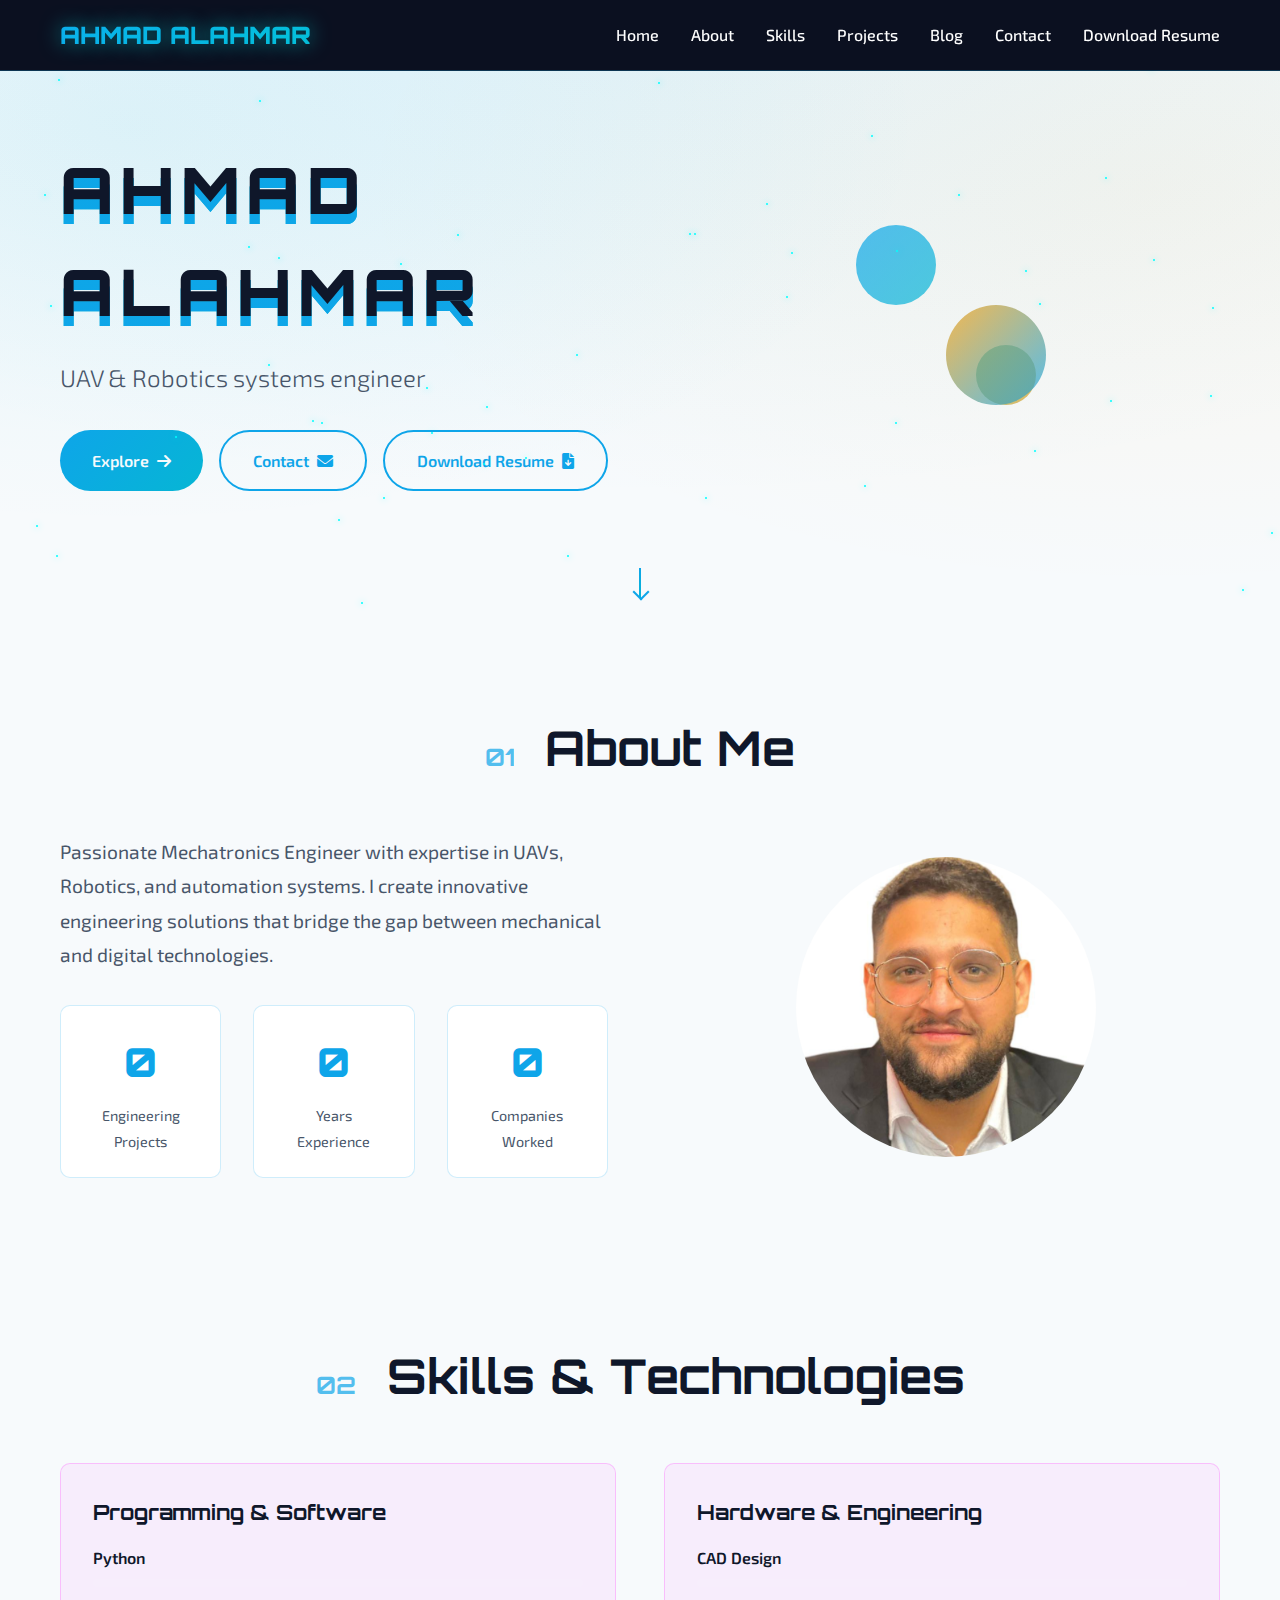
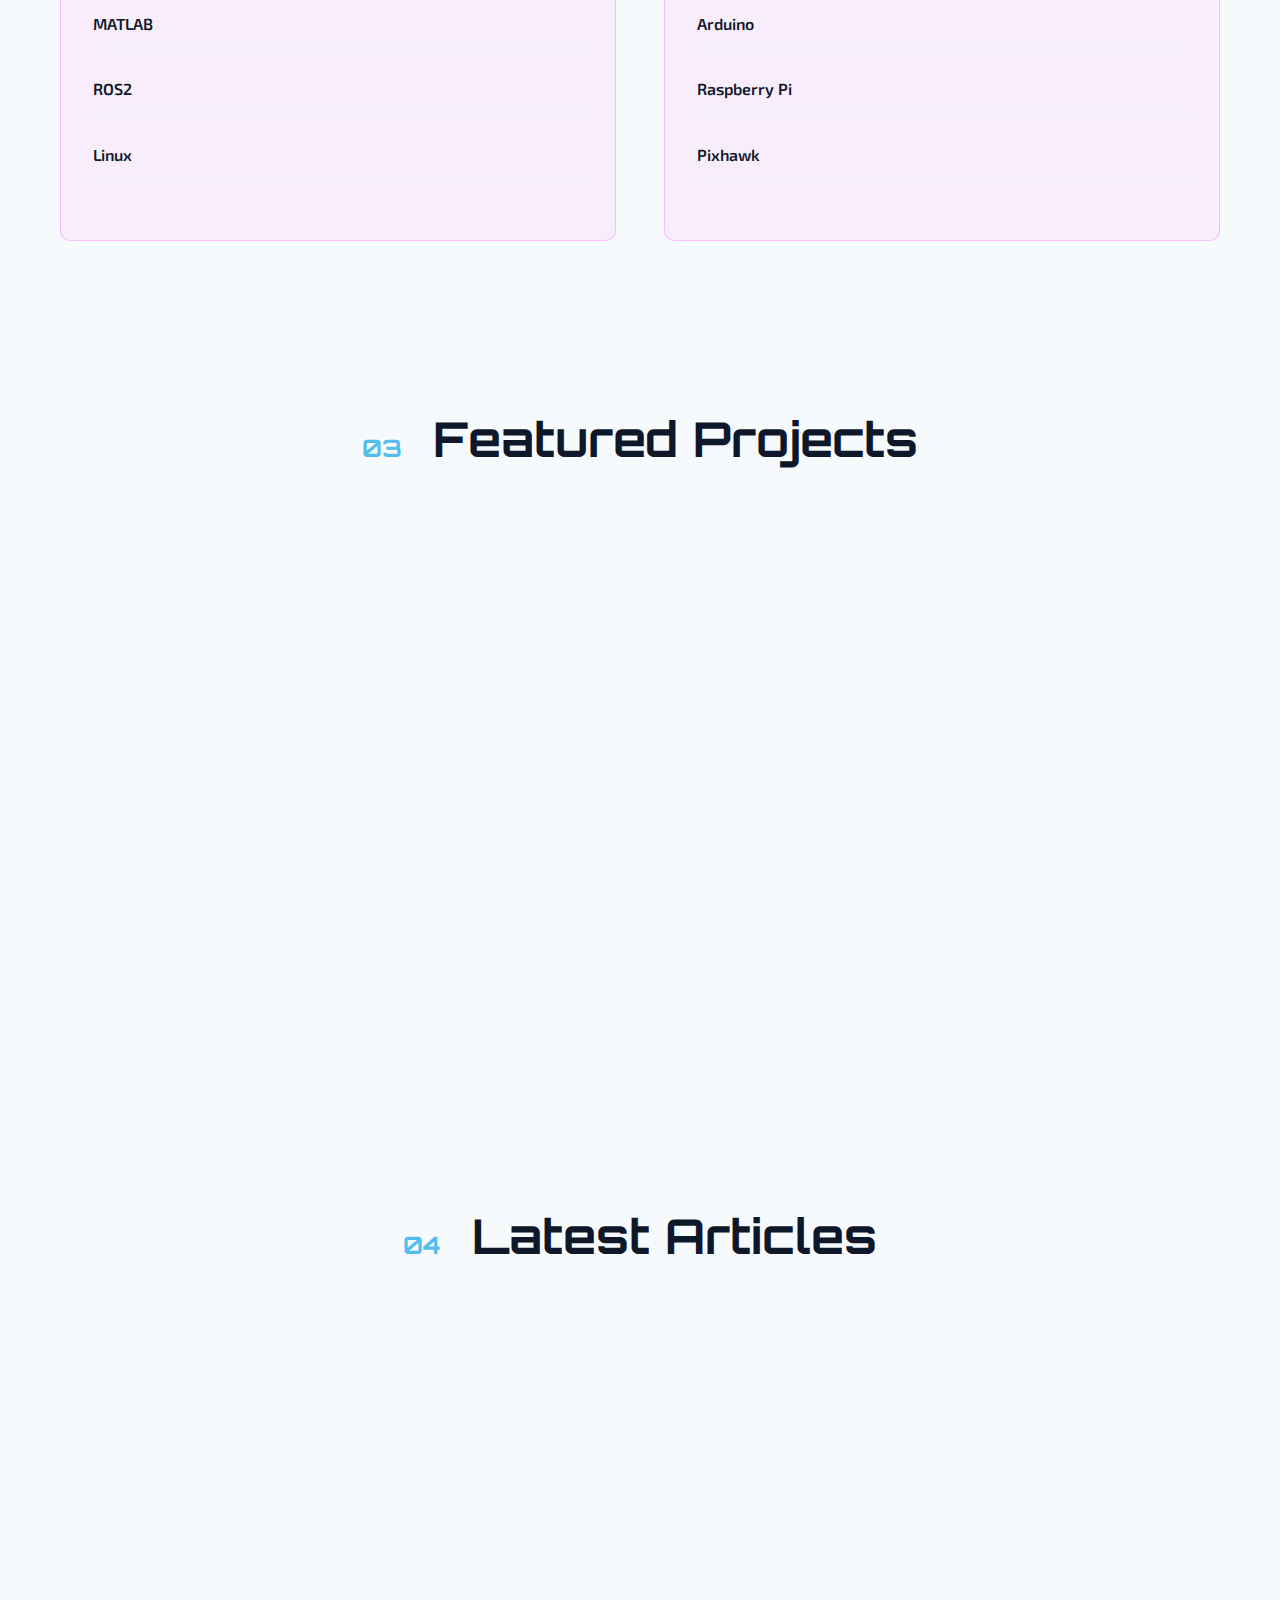
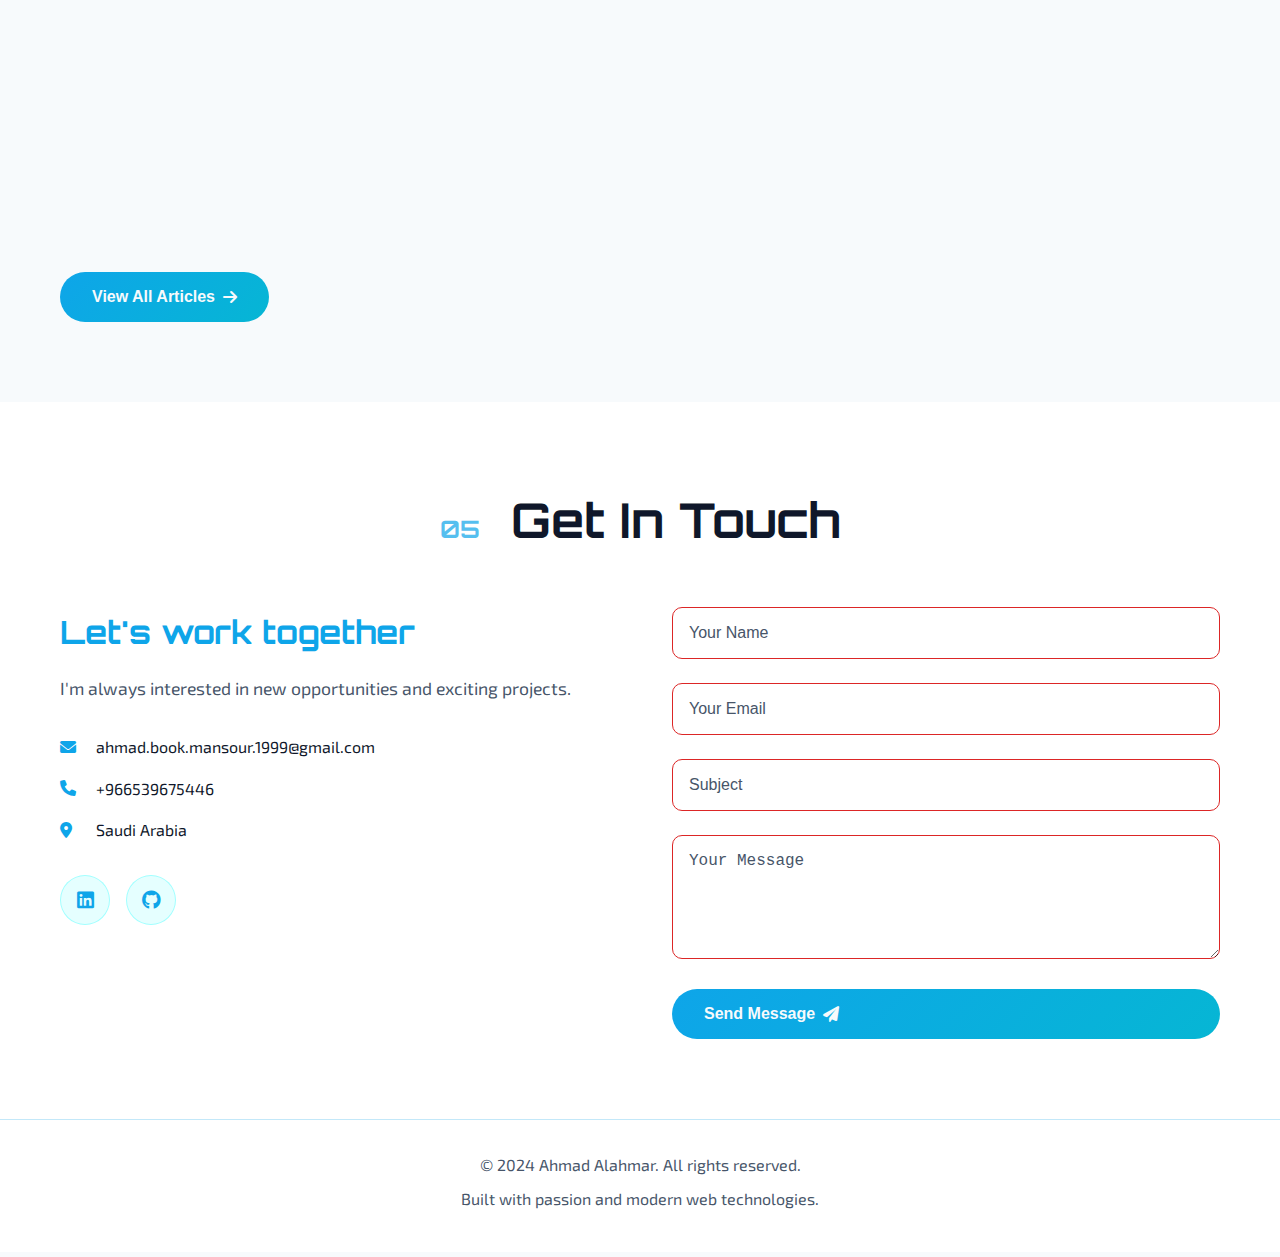
<file: index.html>
<!DOCTYPE html>
<html lang="en">
<head>
    <meta charset="UTF-8">
    <meta name="viewport" content="width=device-width, initial-scale=1.0">
    <title>Ahmad Alahmar - Mechatronics Engineer Portfolio</title>
    <link rel="stylesheet" href="styles.css">
    <link href="https://fonts.googleapis.com/css2?family=Orbitron:wght@400;700;900&family=Exo+2:wght@300;400;600&display=swap" rel="stylesheet">
    <link rel="stylesheet" href="https://cdnjs.cloudflare.com/ajax/libs/font-awesome/6.0.0/css/all.min.css">
</head>
<body>
    <!-- Navigation -->
    <nav class="navbar">
        <div class="nav-container">
            <div class="nav-logo">
                <span class="logo-text">AHMAD ALAHMAR</span>
            </div>
            <ul class="nav-menu">
                <li class="nav-item">
                    <a href="#home" class="nav-link">Home</a>
                </li>
                <li class="nav-item">
                    <a href="about.html" class="nav-link">About</a>
                </li>
                <li class="nav-item">
                    <a href="skills.html" class="nav-link">Skills</a>
                </li>
                <li class="nav-item">
                    <a href="projects.html" class="nav-link">Projects</a>
                </li>
                <li class="nav-item">
                    <a href="blog.html" class="nav-link">Blog</a>
                </li>
                <li class="nav-item">
                    <a href="contact.html" class="nav-link">Contact</a>
                </li>
                <li class="nav-item">
                    <a href="Ahmad%20Alahmar%27s%20CV%207-25.pdf" class="nav-link" download>Download Resume</a>
                </li>
            </ul>
            <div class="hamburger">
                <span class="bar"></span>
                <span class="bar"></span>
                <span class="bar"></span>
            </div>
        </div>
    </nav>

    <!-- Hero Section -->
    <section id="home" class="hero">
        <div class="hero-background">
            <div class="stars"></div>
            <div class="twinkling"></div>
        </div>
        <div class="hero-content">
            <div class="hero-text">
                <h1 class="hero-title">
                    <span class="glitch" data-text="AHMAD ALAHMAR">AHMAD ALAHMAR</span>
                </h1>
                <p class="hero-subtitle">UAV & Robotics systems engineer</p>
                <div class="hero-buttons">
                    <a class="btn-primary" href="about.html">
                        <span>Explore</span>
                        <i class="fas fa-arrow-right"></i>
                    </a>
                    <a class="btn-secondary" href="contact.html">
                        <span>Contact</span>
                        <i class="fas fa-envelope"></i>
                    </a>
                    <a class="btn-secondary" href="Ahmad%20Alahmar%27s%20CV%207-25.pdf" download>
                        <span>Download Resume</span>
                        <i class="fas fa-file-download"></i>
                    </a>
                </div>
            </div>
            <div class="hero-visual">
                <div class="floating-elements">
                    <div class="element element-1"></div>
                    <div class="element element-2"></div>
                    <div class="element element-3"></div>
                </div>
            </div>
        </div>
        <div class="scroll-indicator">
            <div class="scroll-arrow"></div>
        </div>
    </section>

    <!-- About Section -->
    <section id="about" class="about">
        <div class="container">
            <h2 class="section-title">
                <span class="title-number">01</span>
                About Me
            </h2>
            <div class="about-content">
                <div class="about-text">
                    <p class="about-description">
                        Passionate Mechatronics Engineer with expertise in UAVs, Robotics, and automation systems. 
                        I create innovative engineering solutions that bridge the gap between mechanical and digital technologies.
                    </p>
                    <div class="about-stats">
                        <div class="stat">
                            <span class="stat-number" data-target="6">0</span>
                            <span class="stat-label">Engineering Projects</span>
                        </div>
                        <div class="stat">
                            <span class="stat-number" data-target="3">0</span>
                            <span class="stat-label">Years Experience</span>
                        </div>
                        <div class="stat">
                            <span class="stat-number" data-target="2">0</span>
                            <span class="stat-label">Companies Worked</span>
                        </div>
                    </div>
                </div>
                <div class="about-image">
                    <div class="image-container">
                        <div class="image-placeholder">
                            <img src="8ed657a6-9e84-4808-8b26-2db187df7550.jpeg" alt="Ahmad Alahmar profile photo">
                        </div>
                    </div>
                </div>
            </div>
        </div>
    </section>

    <!-- Skills Section -->
    <section id="skills" class="skills">
        <div class="container">
            <h2 class="section-title">
                <span class="title-number">02</span>
                Skills & Technologies
            </h2>
            <div class="skills-grid">
                <div class="skill-category">
                    <h3>Programming & Software</h3>
                    <div class="skill-items">
                        <div class="skill-item">
                            <span class="skill-name">Python</span>
                            <div class="skill-bar">
                                <div class="skill-progress" data-width="90"></div>
                            </div>
                        </div>
                        <div class="skill-item">
                            <span class="skill-name">MATLAB</span>
                            <div class="skill-bar">
                                <div class="skill-progress" data-width="85"></div>
                            </div>
                        </div>
                        <div class="skill-item">
                            <span class="skill-name">ROS2</span>
                            <div class="skill-bar">
                                <div class="skill-progress" data-width="80"></div>
                            </div>
                        </div>
                        <div class="skill-item">
                            <span class="skill-name">Linux</span>
                            <div class="skill-bar">
                                <div class="skill-progress" data-width="75"></div>
                            </div>
                        </div>
                    </div>
                </div>
                <div class="skill-category">
                    <h3>Hardware & Engineering</h3>
                    <div class="skill-items">
                        <div class="skill-item">
                            <span class="skill-name">CAD Design</span>
                            <div class="skill-bar">
                                <div class="skill-progress" data-width="90"></div>
                            </div>
                        </div>
                        <div class="skill-item">
                            <span class="skill-name">Arduino</span>
                            <div class="skill-bar">
                                <div class="skill-progress" data-width="85"></div>
                            </div>
                        </div>
                        <div class="skill-item">
                            <span class="skill-name">Raspberry Pi</span>
                            <div class="skill-bar">
                                <div class="skill-progress" data-width="80"></div>
                            </div>
                        </div>
                        <div class="skill-item">
                            <span class="skill-name">Pixhawk</span>
                            <div class="skill-bar">
                                <div class="skill-progress" data-width="75"></div>
                            </div>
                        </div>
                    </div>
                </div>
            </div>
        </div>
    </section>

    <!-- Projects Section -->
    <section id="projects" class="projects">
        <div class="container">
            <h2 class="section-title">
                <span class="title-number">03</span>
                Featured Projects
            </h2>
            <div class="projects-grid">
                <div class="project-card">
                    <div class="project-image">
                        <div class="project-placeholder">
                            <i class="fas fa-code"></i>
                        </div>
                    </div>
                    <div class="project-content">
                        <h3>3D Wire Bending Machine</h3>
                        <p>Automated wire bending system with precision control and CAD integration for manufacturing applications.</p>
                        <div class="project-tech">
                            <span class="tech-tag">Arduino</span>
                            <span class="tech-tag">CAD</span>
                            <span class="tech-tag">Automation</span>
                        </div>
                        <div class="project-links">
                            <a href="https://github.com/ahmadalahmar" class="project-link">
                                <i class="fab fa-github"></i>
                                Code
                            </a>
                            <a href="projects/3d-wire-bending.html" class="project-link">
                                <i class="fas fa-external-link-alt"></i>
                                Live
                            </a>
                        </div>
                    </div>
                </div>
                <div class="project-card">
                    <div class="project-image">
                        <div class="project-placeholder">
                            <i class="fas fa-mobile-alt"></i>
                        </div>
                    </div>
                    <div class="project-content">
                        <h3>Crawling Rolling Robot</h3>
                        <p>Hybrid locomotion robot capable of both crawling and rolling movements for versatile terrain navigation.</p>
                        <div class="project-tech">
                            <span class="tech-tag">ROS2</span>
                            <span class="tech-tag">Python</span>
                            <span class="tech-tag">Mechanical Design</span>
                        </div>
                        <div class="project-links">
                            <a href="https://github.com/ahmadalahmar" class="project-link">
                                <i class="fab fa-github"></i>
                                Code
                            </a>
                            <a href="projects/crawling-rolling-robot.html" class="project-link">
                                <i class="fas fa-external-link-alt"></i>
                                Live
                            </a>
                        </div>
                    </div>
                </div>
                <div class="project-card">
                    <div class="project-image">
                        <div class="project-placeholder">
                            <i class="fas fa-chart-line"></i>
                        </div>
                    </div>
                    <div class="project-content">
                        <h3>Smart Waste Management System</h3>
                        <p>IoT-based waste management solution with real-time monitoring and optimization algorithms.</p>
                        <div class="project-tech">
                            <span class="tech-tag">IoT</span>
                            <span class="tech-tag">Python</span>
                            <span class="tech-tag">Sensors</span>
                        </div>
                        <div class="project-links">
                            <a href="https://github.com/ahmadalahmar" class="project-link">
                                <i class="fab fa-github"></i>
                                Code
                            </a>
                            <a href="projects/smart-waste-management.html" class="project-link">
                                <i class="fas fa-external-link-alt"></i>
                                Live
                            </a>
                        </div>
                    </div>
                </div>
            </div>
        </div>
    </section>

    <!-- Blog Section -->
    <section id="blog" class="blog">
        <div class="container">
            <h2 class="section-title">
                <span class="title-number">04</span>
                Latest Articles
            </h2>
            <div class="blog-grid">
                <article class="blog-card">
                    <div class="blog-image">
                        <div class="blog-placeholder">
                            <i class="fas fa-blog"></i>
                        </div>
                    </div>
                    <div class="blog-content">
                        <div class="blog-meta">
                            <span class="blog-date">Dec 15, 2024</span>
                            <span class="blog-category">Technology</span>
                        </div>
                        <h3>The Future of Web Development</h3>
                        <p>Exploring emerging technologies and trends that will shape the future of web development...</p>
                        <a href="#" class="blog-link">Read More <i class="fas fa-arrow-right"></i></a>
                    </div>
                </article>
                <article class="blog-card">
                    <div class="blog-image">
                        <div class="blog-placeholder">
                            <i class="fas fa-code"></i>
                        </div>
                    </div>
                    <div class="blog-content">
                        <div class="blog-meta">
                            <span class="blog-date">Dec 10, 2024</span>
                            <span class="blog-category">Tutorial</span>
                        </div>
                        <h3>Building Responsive UIs with CSS Grid</h3>
                        <p>A comprehensive guide to creating modern, responsive layouts using CSS Grid...</p>
                        <a href="#" class="blog-link">Read More <i class="fas fa-arrow-right"></i></a>
                    </div>
                </article>
                <article class="blog-card">
                    <div class="blog-image">
                        <div class="blog-placeholder">
                            <i class="fas fa-rocket"></i>
                        </div>
                    </div>
                    <div class="blog-content">
                        <div class="blog-meta">
                            <span class="blog-date">Dec 5, 2024</span>
                            <span class="blog-category">Career</span>
                        </div>
                        <h3>My Journey as a Developer</h3>
                        <p>Sharing insights and lessons learned throughout my development career...</p>
                        <a href="#" class="blog-link">Read More <i class="fas fa-arrow-right"></i></a>
                    </div>
                </article>
            </div>
            <div class="blog-actions">
                <button class="btn-primary" onclick="showAllBlogs()">
                    <span>View All Articles</span>
                    <i class="fas fa-arrow-right"></i>
                </button>
            </div>
        </div>
    </section>

    <!-- Contact Section -->
    <section id="contact" class="contact">
        <div class="container">
            <h2 class="section-title">
                <span class="title-number">05</span>
                Get In Touch
            </h2>
            <div class="contact-content">
                <div class="contact-info">
                    <h3>Let's work together</h3>
                    <p>I'm always interested in new opportunities and exciting projects.</p>
                    <div class="contact-methods">
                        <div class="contact-method">
                            <i class="fas fa-envelope"></i>
                            <span>ahmad.book.mansour.1999@gmail.com</span>
                        </div>
                        <div class="contact-method">
                            <i class="fas fa-phone"></i>
                            <span>+966539675446</span>
                        </div>
                        <div class="contact-method">
                            <i class="fas fa-map-marker-alt"></i>
                            <span>Saudi Arabia</span>
                        </div>
                    </div>
                    <div class="social-links">
                        <a href="https://www.linkedin.com/in/ahmad-alahmar-722532220/" class="social-link">
                            <i class="fab fa-linkedin"></i>
                        </a>
                        <a href="https://github.com/ahmadalahmar" class="social-link">
                            <i class="fab fa-github"></i>
                        </a>
                    </div>
                </div>
                <form class="contact-form" action="https://formspree.io/f/xpwnqkvg" method="POST">
                    <div class="form-group">
                        <input type="text" id="name" name="name" placeholder="Your Name" required>
                    </div>
                    <div class="form-group">
                        <input type="email" id="email" name="email" placeholder="Your Email" required>
                    </div>
                    <div class="form-group">
                        <input type="text" id="subject" name="subject" placeholder="Subject" required>
                    </div>
                    <div class="form-group">
                        <textarea id="message" name="message" placeholder="Your Message" rows="5" required></textarea>
                    </div>
                    <input type="hidden" name="_replyto" value="ahmad.book.mansour.1999@gmail.com">
                    <input type="hidden" name="_subject" value="New Contact Form Submission from Portfolio">
                    <button type="submit" class="btn-primary">
                        <span>Send Message</span>
                        <i class="fas fa-paper-plane"></i>
                    </button>
                </form>
            </div>
        </div>
    </section>

    <!-- Footer -->
    <footer class="footer">
        <div class="container">
            <div class="footer-content">
                <p>&copy; 2024 Ahmad Alahmar. All rights reserved.</p>
                <p>Built with passion and modern web technologies.</p>
            </div>
        </div>
    </footer>

    <script src="script.js"></script>
</body>
</html>
</file>
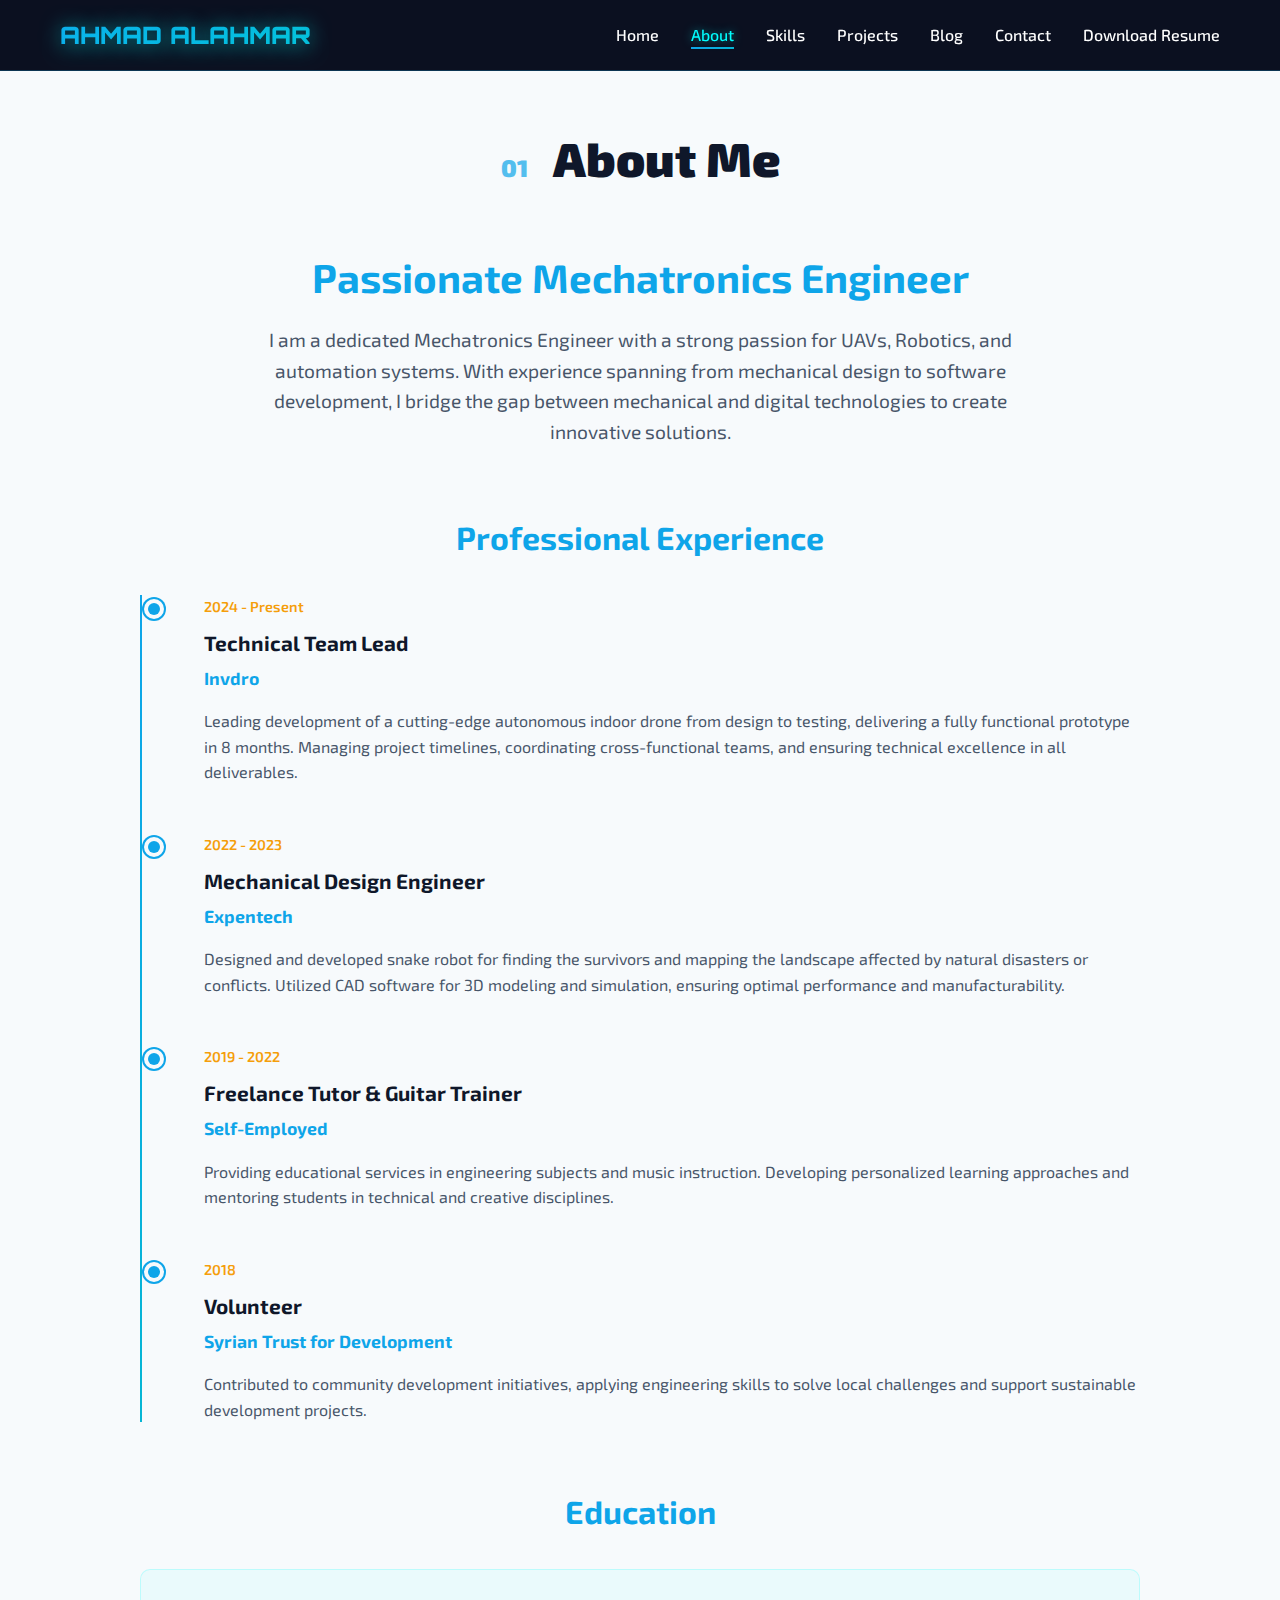
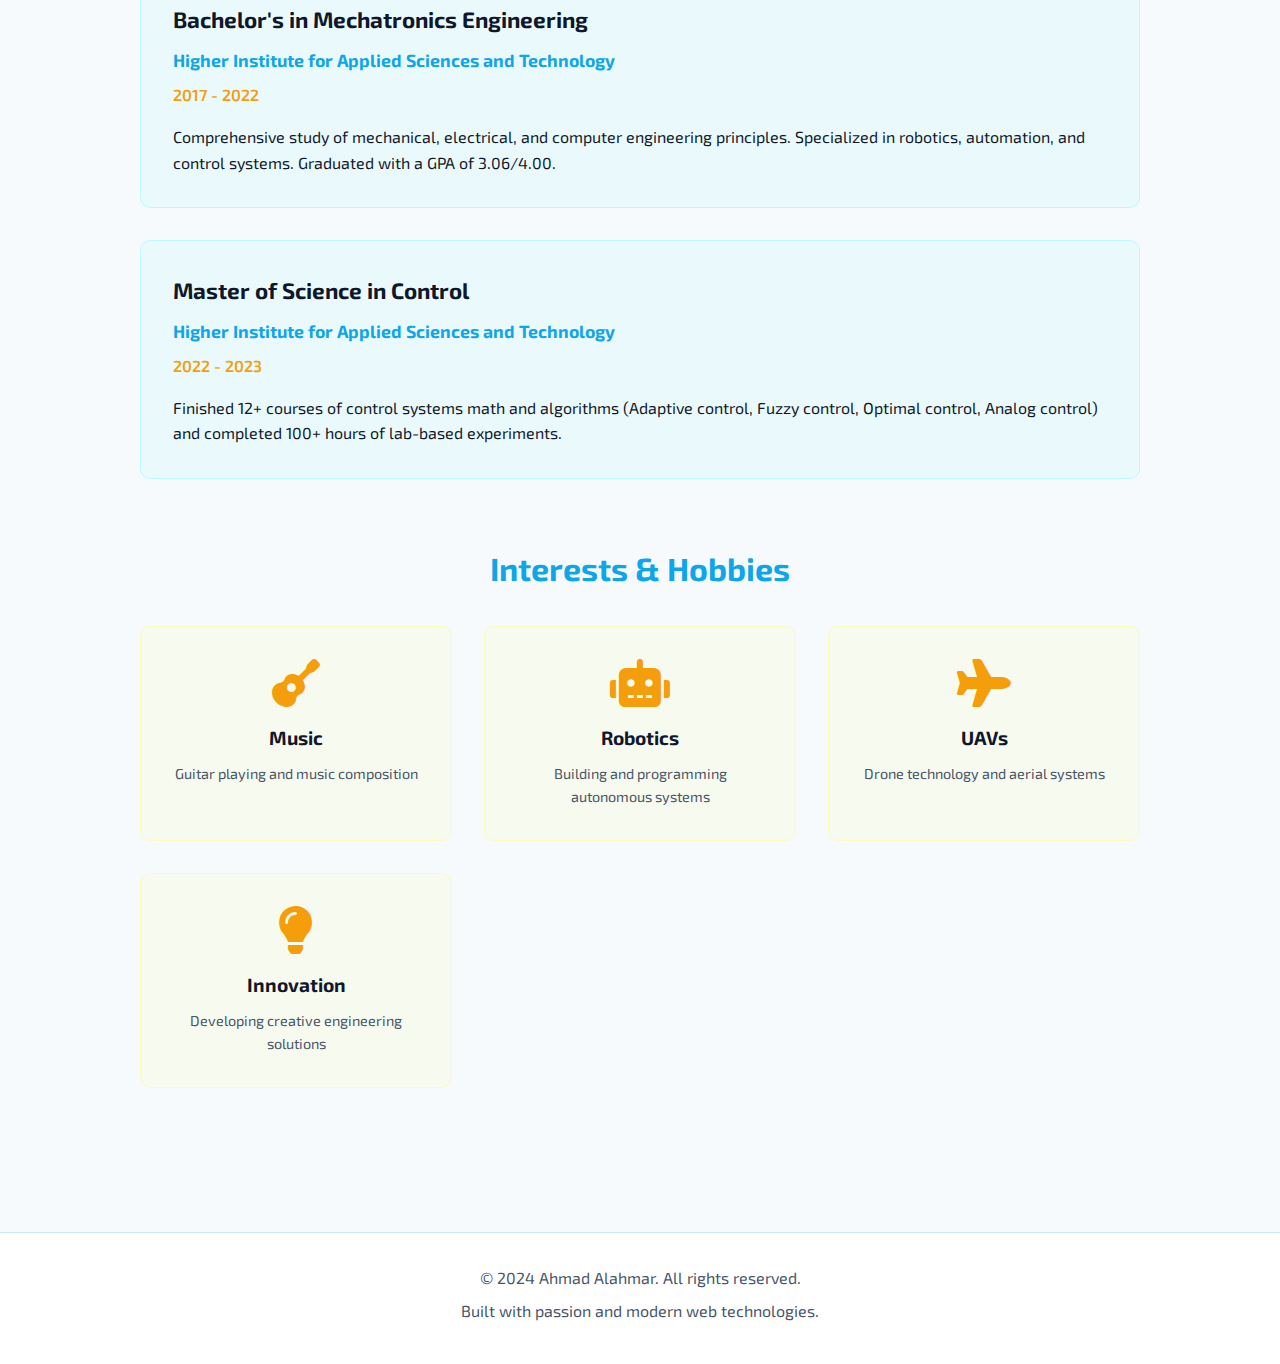
<file: about.html>
<!DOCTYPE html>
<html lang="en">
<head>
    <meta charset="UTF-8">
    <meta name="viewport" content="width=device-width, initial-scale=1.0">
    <title>Ahmad Alahmar - About Me</title>
    <link rel="stylesheet" href="styles.css">
    <link href="https://fonts.googleapis.com/css2?family=Orbitron:wght@400;700;900&family=Exo+2:wght@300;400;600&display=swap" rel="stylesheet">
    <link rel="stylesheet" href="https://cdnjs.cloudflare.com/ajax/libs/font-awesome/6.0.0/css/all.min.css">
</head>
<body>
    <!-- Navigation -->
    <nav class="navbar">
        <div class="nav-container">
            <div class="nav-logo">
                <a href="index.html" class="logo-text">AHMAD ALAHMAR</a>
            </div>
            <ul class="nav-menu">
                <li class="nav-item">
                    <a href="index.html" class="nav-link">Home</a>
                </li>
                <li class="nav-item">
                    <a href="about.html" class="nav-link active">About</a>
                </li>
                <li class="nav-item">
                    <a href="skills.html" class="nav-link">Skills</a>
                </li>
                <li class="nav-item">
                    <a href="projects.html" class="nav-link">Projects</a>
                </li>
                <li class="nav-item">
                    <a href="blog.html" class="nav-link">Blog</a>
                </li>
                <li class="nav-item">
                    <a href="contact.html" class="nav-link">Contact</a>
                </li>
                <li class="nav-item">
                    <a href="Ahmad%20Alahmar%27s%20CV%207-25.pdf" class="nav-link" download>Download Resume</a>
                </li>
            </ul>
            <div class="hamburger">
                <span class="bar"></span>
                <span class="bar"></span>
                <span class="bar"></span>
            </div>
        </div>
    </nav>

    <!-- About Section -->
    <section class="about-detailed">
        <div class="container">
            <h1 class="page-title">
                <span class="title-number">01</span>
                About Me
            </h1>
            
            <div class="about-content-detailed">
                <div class="about-intro">
                    <h2>Passionate Mechatronics Engineer</h2>
                    <p>I am a dedicated Mechatronics Engineer with a strong passion for UAVs, Robotics, and automation systems. With experience spanning from mechanical design to software development, I bridge the gap between mechanical and digital technologies to create innovative solutions.</p>
                </div>

                <div class="experience-section">
                    <h2>Professional Experience</h2>
                    <div class="experience-timeline">
                        <div class="experience-item">
                            <div class="experience-period">2024 - Present</div>
                            <div class="experience-details">
                                <h3>Technical Team Lead</h3>
                                <h4>Invdro</h4>
                                <p>Leading development of a cutting-edge autonomous indoor drone from design to testing, delivering a fully functional prototype in 8 months. Managing project timelines, coordinating cross-functional teams, and ensuring technical excellence in all deliverables.</p>
                            </div>
                        </div>
                        <div class="experience-item">
                            <div class="experience-period">2022 - 2023</div>
                            <div class="experience-details">
                                <h3>Mechanical Design Engineer</h3>
                                <h4>Expentech</h4>
                                <p>Designed and developed snake robot for finding the survivors and mapping the landscape affected by natural disasters or conflicts. Utilized CAD software for 3D modeling and simulation, ensuring optimal performance and manufacturability.</p>
                            </div>
                        </div>
                        <div class="experience-item">
                            <div class="experience-period">2019 - 2022</div>
                            <div class="experience-details">
                                <h3>Freelance Tutor & Guitar Trainer</h3>
                                <h4>Self-Employed</h4>
                                <p>Providing educational services in engineering subjects and music instruction. Developing personalized learning approaches and mentoring students in technical and creative disciplines.</p>
                            </div>
                        </div>
                        <div class="experience-item">
                            <div class="experience-period">2018</div>
                            <div class="experience-details">
                                <h3>Volunteer</h3>
                                <h4>Syrian Trust for Development</h4>
                                <p>Contributed to community development initiatives, applying engineering skills to solve local challenges and support sustainable development projects.</p>
                            </div>
                        </div>
                    </div>
                </div>

                <div class="education-section">
                    <h2>Education</h2>
                    <div class="education-item">
                        <h3>Bachelor's in Mechatronics Engineering</h3>
                        <h4>Higher Institute for Applied Sciences and Technology</h4>
                        <p class="education-period">2017 - 2022</p>
                        <p>Comprehensive study of mechanical, electrical, and computer engineering principles. Specialized in robotics, automation, and control systems. Graduated with a GPA of 3.06/4.00.</p>
                    </div>
                    <div class="education-item">
                        <h3>Master of Science in Control</h3>
                        <h4>Higher Institute for Applied Sciences and Technology</h4>
                        <p class="education-period">2022 - 2023</p>
                        <p>Finished 12+ courses of control systems math and algorithms (Adaptive control, Fuzzy control, Optimal control, Analog control) and completed 100+ hours of lab-based experiments.</p>
                    </div>
                </div>

<!--                 <div class="skills-detailed">
                    <h2>Technical Skills</h2>
                    <div class="skills-categories">
                        <div class="skill-category">
                            <h3><i class="fas fa-code"></i> Programming & Software</h3>
                            <ul>
                                <li>Python</li>
                                <li>MATLAB</li>
                                <li>Gazebo</li>
                                <li>Simulink</li>
                                <li>ROS2</li>
                                <li>PX4 Autopilot</li>
                                <li>Ardupilot Autopilot</li>
                                <li>Linux OS</li>
                            </ul>
                        </div>
                        <div class="skill-category">
                            <h3><i class="fas fa-cogs"></i> Hardware & Engineering</h3>
                            <ul>
                                <li>CAD Design</li>
                                <li>Arduino</li>
                                <li>Raspberry Pi</li>
                                <li>Pixhawk</li>
                                <li>Jetson</li>
                                <li>Sensor Integration</li>
                            </ul>
                        </div>
                        <div class="skill-category">
                            <h3><i class="fas fa-users"></i> Soft Skills</h3>
                            <ul>
                                <li>Team Leadership</li>
                                <li>Project Planning</li>
                                <li>Problem Solving</li>
                                <li>Technical Communication</li>
                                <li>Multi-Tasking</li>
                            </ul>
                        </div>
                    </div>
                </div> -->

                <div class="interests-section">
                    <h2>Interests & Hobbies</h2>
                    <div class="interests-grid">
                        <div class="interest-item">
                            <i class="fas fa-guitar"></i>
                            <h3>Music</h3>
                            <p>Guitar playing and music composition</p>
                        </div>
                        <div class="interest-item">
                            <i class="fas fa-robot"></i>
                            <h3>Robotics</h3>
                            <p>Building and programming autonomous systems</p>
                        </div>
                        <div class="interest-item">
                            <i class="fas fa-plane"></i>
                            <h3>UAVs</h3>
                            <p>Drone technology and aerial systems</p>
                        </div>
                        <div class="interest-item">
                            <i class="fas fa-lightbulb"></i>
                            <h3>Innovation</h3>
                            <p>Developing creative engineering solutions</p>
                        </div>
                    </div>
                </div>
            </div>
        </div>
    </section>

    <!-- Footer -->
    <footer class="footer">
        <div class="container">
            <div class="footer-content">
                <p>&copy; 2024 Ahmad Alahmar. All rights reserved.</p>
                <p>Built with passion and modern web technologies.</p>
            </div>
        </div>
    </footer>

    <script src="script.js"></script>
</body>
</html>
</file>
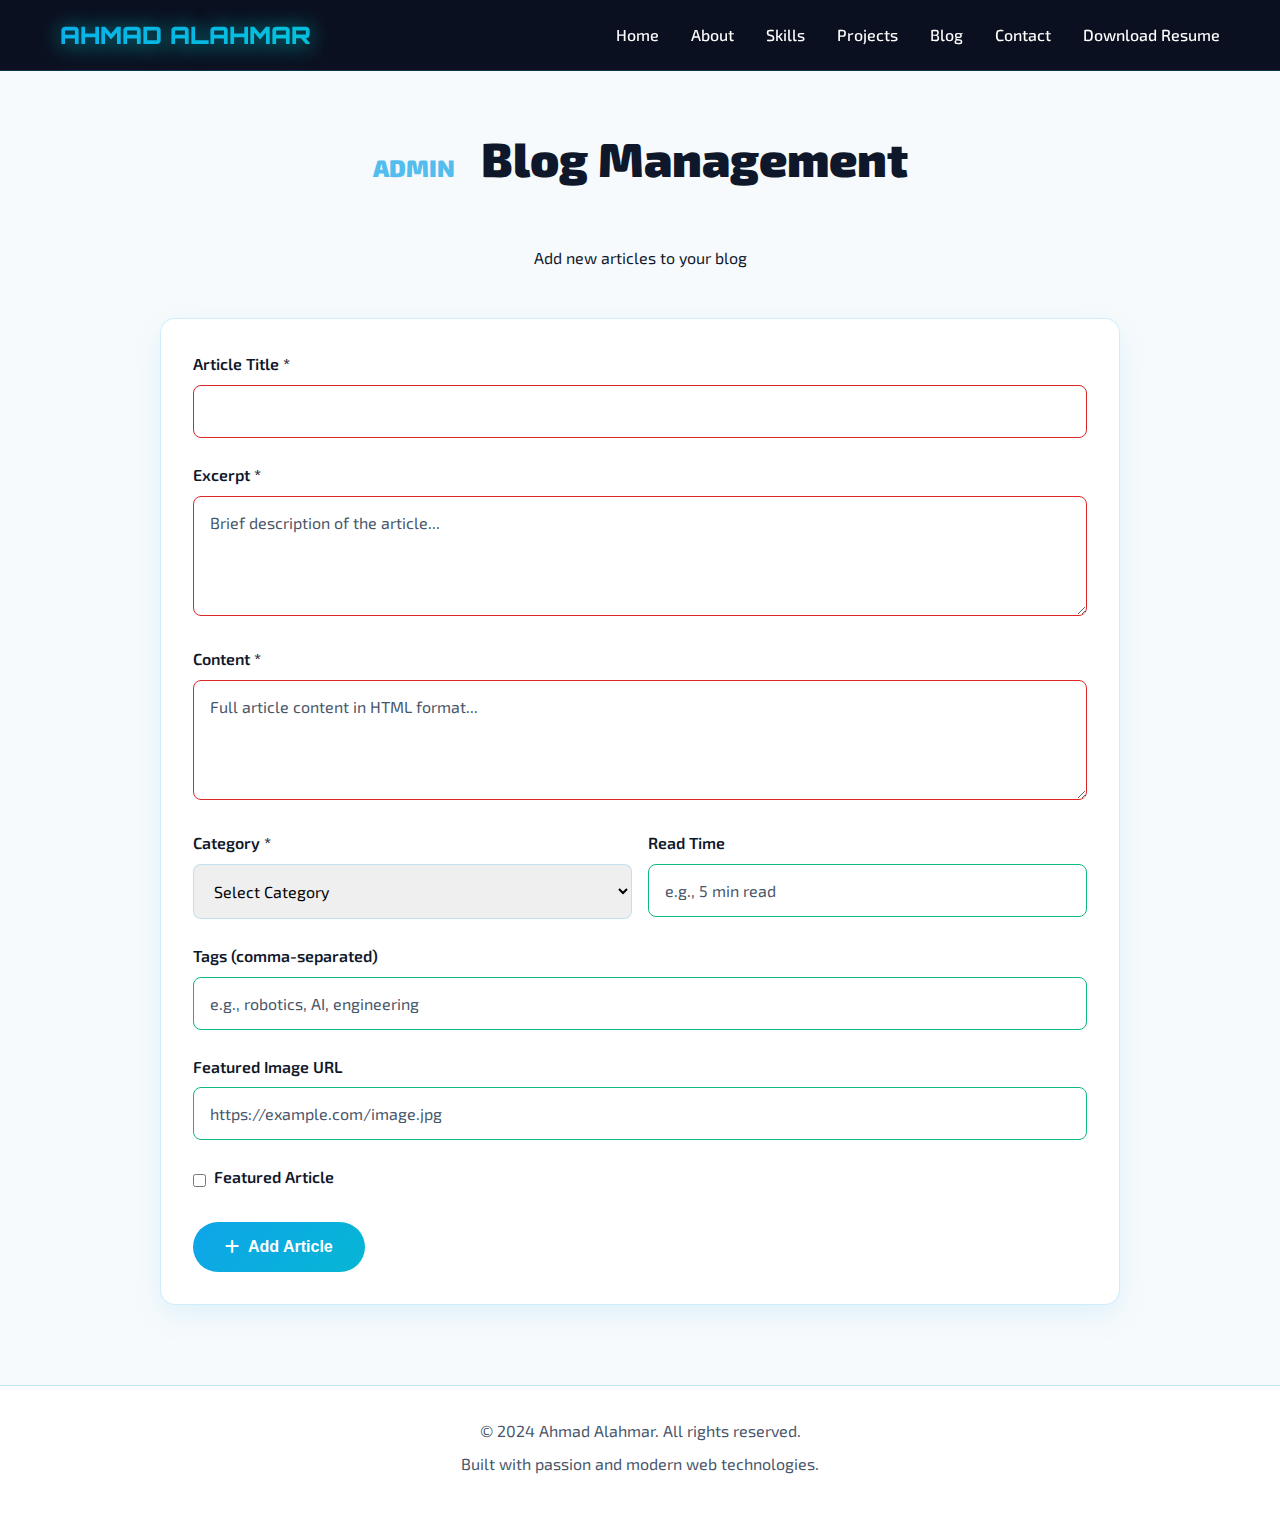
<file: admin.html>
<!DOCTYPE html>
<html lang="en">
<head>
    <meta charset="UTF-8">
    <meta name="viewport" content="width=device-width, initial-scale=1.0">
    <title>Blog Admin - Ahmad Alahmar</title>
    <link rel="stylesheet" href="styles.css">
    <link href="https://fonts.googleapis.com/css2?family=Orbitron:wght@400;700;900&family=Exo+2:wght@300;400;600&display=swap" rel="stylesheet">
    <link rel="stylesheet" href="https://cdnjs.cloudflare.com/ajax/libs/font-awesome/6.0.0/css/all.min.css">
    <style>
        .admin-container {
            max-width: 1000px;
            margin: 0 auto;
            padding: 120px 20px 80px;
        }
        .admin-header {
            text-align: center;
            margin-bottom: 3rem;
        }
        .admin-form {
            background: #ffffff;
            padding: 2rem;
            border-radius: 15px;
            border: 1px solid rgba(14, 165, 233, 0.2);
            box-shadow: 0 10px 30px rgba(14, 165, 233, 0.1);
        }
        .form-group {
            margin-bottom: 1.5rem;
        }
        .form-group label {
            display: block;
            margin-bottom: 0.5rem;
            font-weight: 600;
            color: var(--text-light);
        }
        .form-group input,
        .form-group textarea,
        .form-group select {
            width: 100%;
            padding: 1rem;
            border: 1px solid rgba(14, 165, 233, 0.2);
            border-radius: 8px;
            font-family: inherit;
            font-size: 1rem;
            transition: border-color 0.3s ease;
        }
        .form-group input:focus,
        .form-group textarea:focus,
        .form-group select:focus {
            outline: none;
            border-color: var(--primary-color);
        }
        .form-group textarea {
            min-height: 120px;
            resize: vertical;
        }
        .form-row {
            display: grid;
            grid-template-columns: 1fr 1fr;
            gap: 1rem;
        }
        .checkbox-group {
            display: flex;
            align-items: center;
            gap: 0.5rem;
        }
        .checkbox-group input[type="checkbox"] {
            width: auto;
        }
        .submit-btn {
            background: var(--gradient-primary);
            color: white;
            padding: 1rem 2rem;
            border: none;
            border-radius: 50px;
            font-size: 1rem;
            font-weight: 600;
            cursor: pointer;
            transition: transform 0.3s ease;
            display: flex;
            align-items: center;
            gap: 0.5rem;
        }
        .submit-btn:hover {
            transform: translateY(-2px);
        }
        .success-message {
            background: #d1fae5;
            color: #065f46;
            padding: 1rem;
            border-radius: 8px;
            margin-bottom: 1rem;
            display: none;
        }
        .error-message {
            background: #fee2e2;
            color: #991b1b;
            padding: 1rem;
            border-radius: 8px;
            margin-bottom: 1rem;
            display: none;
        }
    </style>
</head>
<body>
    <!-- Navigation -->
    <nav class="navbar">
        <div class="nav-container">
            <div class="nav-logo">
                <a href="index.html" class="logo-text">AHMAD ALAHMAR</a>
            </div>
            <ul class="nav-menu">
                <li class="nav-item">
                    <a href="index.html" class="nav-link">Home</a>
                </li>
                <li class="nav-item">
                    <a href="about.html" class="nav-link">About</a>
                </li>
                <li class="nav-item">
                    <a href="skills.html" class="nav-link">Skills</a>
                </li>
                <li class="nav-item">
                    <a href="projects.html" class="nav-link">Projects</a>
                </li>
                <li class="nav-item">
                    <a href="blog.html" class="nav-link">Blog</a>
                </li>
                <li class="nav-item">
                    <a href="contact.html" class="nav-link">Contact</a>
                </li>
                <li class="nav-item">
                    <a href="Ahmad%20Alahmar%27s%20CV%207-25.pdf" class="nav-link" download>Download Resume</a>
                </li>
            </ul>
            <div class="hamburger">
                <span class="bar"></span>
                <span class="bar"></span>
                <span class="bar"></span>
            </div>
        </div>
    </nav>

    <!-- Admin Section -->
    <section class="admin-container">
        <div class="admin-header">
            <h1 class="page-title">
                <span class="title-number">ADMIN</span>
                Blog Management
            </h1>
            <p>Add new articles to your blog</p>
        </div>

        <div class="success-message" id="successMessage">
            <i class="fas fa-check-circle"></i>
            Article added successfully!
        </div>

        <div class="error-message" id="errorMessage">
            <i class="fas fa-exclamation-circle"></i>
            <span id="errorText"></span>
        </div>

        <form class="admin-form" id="articleForm">
            <div class="form-group">
                <label for="title">Article Title *</label>
                <input type="text" id="title" name="title" required>
            </div>

            <div class="form-group">
                <label for="excerpt">Excerpt *</label>
                <textarea id="excerpt" name="excerpt" required placeholder="Brief description of the article..."></textarea>
            </div>

            <div class="form-group">
                <label for="content">Content *</label>
                <textarea id="content" name="content" required placeholder="Full article content in HTML format..."></textarea>
            </div>

            <div class="form-row">
                <div class="form-group">
                    <label for="category">Category *</label>
                    <select id="category" name="category" required>
                        <option value="">Select Category</option>
                        <option value="technology">Technology</option>
                        <option value="tutorial">Tutorial</option>
                        <option value="career">Career</option>
                        <option value="personal">Personal</option>
                    </select>
                </div>

                <div class="form-group">
                    <label for="readTime">Read Time</label>
                    <input type="text" id="readTime" name="readTime" placeholder="e.g., 5 min read">
                </div>
            </div>

            <div class="form-group">
                <label for="tags">Tags (comma-separated)</label>
                <input type="text" id="tags" name="tags" placeholder="e.g., robotics, AI, engineering">
            </div>

            <div class="form-group">
                <label for="image">Featured Image URL</label>
                <input type="url" id="image" name="image" placeholder="https://example.com/image.jpg">
            </div>

            <div class="form-group">
                <div class="checkbox-group">
                    <input type="checkbox" id="featured" name="featured">
                    <label for="featured">Featured Article</label>
                </div>
            </div>

            <button type="submit" class="submit-btn">
                <i class="fas fa-plus"></i>
                Add Article
            </button>
        </form>
    </section>

    <!-- Footer -->
    <footer class="footer">
        <div class="container">
            <div class="footer-content">
                <p>&copy; 2024 Ahmad Alahmar. All rights reserved.</p>
                <p>Built with passion and modern web technologies.</p>
            </div>
        </div>
    </footer>

    <script src="script.js"></script>
    <script src="blog-data.js"></script>
    <script>
        // Admin form handling
        document.getElementById('articleForm').addEventListener('submit', function(e) {
            e.preventDefault();
            
            const formData = new FormData(this);
            const result = handleArticleSubmission(formData);
            
            if (result.success) {
                showSuccessMessage();
                this.reset();
            } else {
                showErrorMessage(result.error);
            }
        });

        function showSuccessMessage() {
            const successMsg = document.getElementById('successMessage');
            const errorMsg = document.getElementById('errorMessage');
            
            errorMsg.style.display = 'none';
            successMsg.style.display = 'block';
            
            setTimeout(() => {
                successMsg.style.display = 'none';
            }, 3000);
        }

        function showErrorMessage(message) {
            const successMsg = document.getElementById('successMessage');
            const errorMsg = document.getElementById('errorMessage');
            const errorText = document.getElementById('errorText');
            
            successMsg.style.display = 'none';
            errorText.textContent = message;
            errorMsg.style.display = 'block';
            
            setTimeout(() => {
                errorMsg.style.display = 'none';
            }, 5000);
        }
    </script>
</body>
</html>
</file>
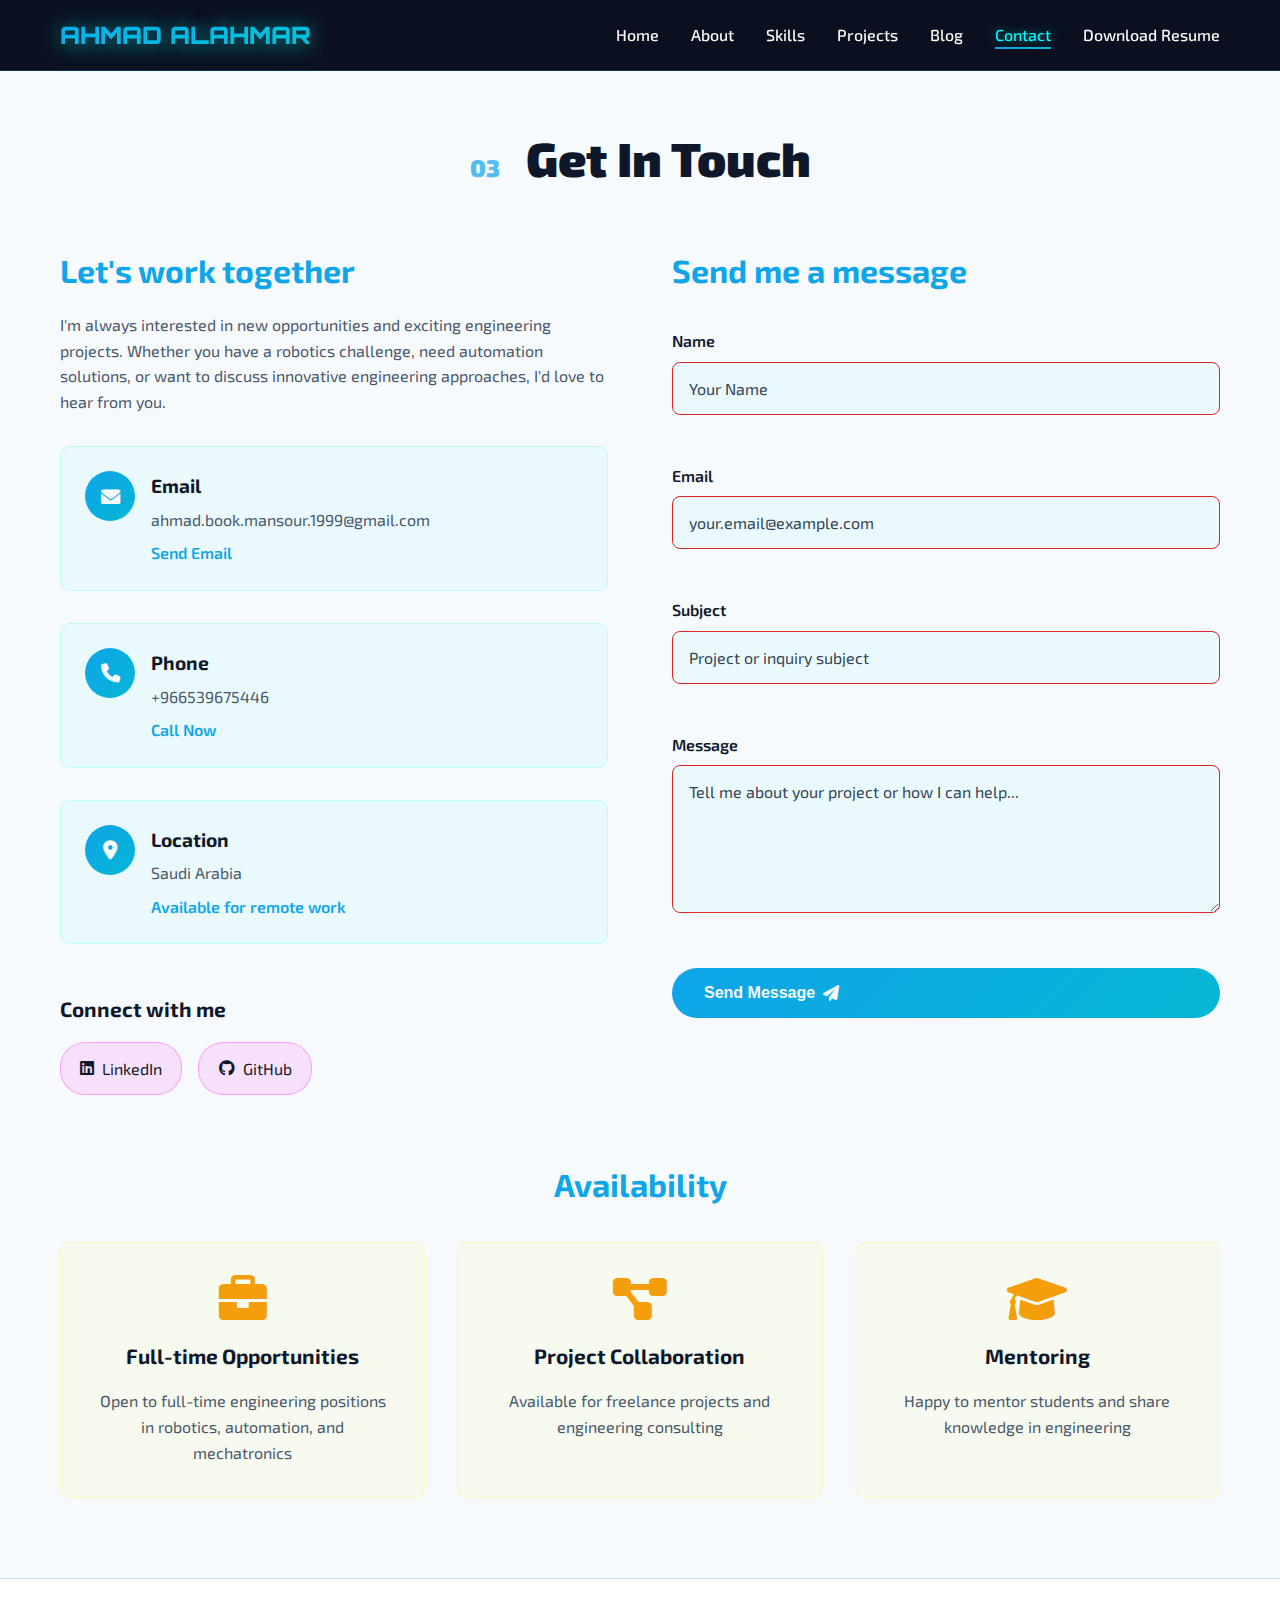
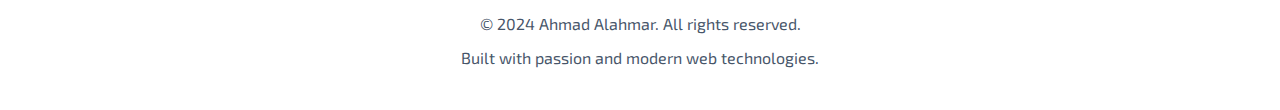
<file: contact.html>
<!DOCTYPE html>
<html lang="en">
<head>
    <meta charset="UTF-8">
    <meta name="viewport" content="width=device-width, initial-scale=1.0">
    <title>Ahmad Alahmar - Contact</title>
    <link rel="stylesheet" href="styles.css">
    <link href="https://fonts.googleapis.com/css2?family=Orbitron:wght@400;700;900&family=Exo+2:wght@300;400;600&display=swap" rel="stylesheet">
    <link rel="stylesheet" href="https://cdnjs.cloudflare.com/ajax/libs/font-awesome/6.0.0/css/all.min.css">
</head>
<body>
    <!-- Navigation -->
    <nav class="navbar">
        <div class="nav-container">
            <div class="nav-logo">
                <a href="index.html" class="logo-text">AHMAD ALAHMAR</a>
            </div>
            <ul class="nav-menu">
                <li class="nav-item">
                    <a href="index.html" class="nav-link">Home</a>
                </li>
                <li class="nav-item">
                    <a href="about.html" class="nav-link">About</a>
                </li>
                <li class="nav-item">
                    <a href="skills.html" class="nav-link">Skills</a>
                </li>
                <li class="nav-item">
                    <a href="projects.html" class="nav-link">Projects</a>
                </li>
                <li class="nav-item">
                    <a href="blog.html" class="nav-link">Blog</a>
                </li>
                <li class="nav-item">
                    <a href="contact.html" class="nav-link active">Contact</a>
                </li>
                <li class="nav-item">
                    <a href="Ahmad%20Alahmar%27s%20CV%207-25.pdf" class="nav-link" download>Download Resume</a>
                </li>
            </ul>
            <div class="hamburger">
                <span class="bar"></span>
                <span class="bar"></span>
                <span class="bar"></span>
            </div>
        </div>
    </nav>

    <!-- Contact Section -->
    <section class="contact-detailed">
        <div class="container">
            <h1 class="page-title">
                <span class="title-number">03</span>
                Get In Touch
            </h1>
            
            <div class="contact-content-detailed">
                <div class="contact-info-detailed">
                    <h2>Let's work together</h2>
                    <p>I'm always interested in new opportunities and exciting engineering projects. Whether you have a robotics challenge, need automation solutions, or want to discuss innovative engineering approaches, I'd love to hear from you.</p>
                    
                    <div class="contact-methods-detailed">
                        <div class="contact-method-detailed">
                            <div class="contact-icon">
                                <i class="fas fa-envelope"></i>
                            </div>
                            <div class="contact-details">
                                <h3>Email</h3>
                                <p>ahmad.book.mansour.1999@gmail.com</p>
                                <a href="mailto:ahmad.book.mansour.1999@gmail.com" class="contact-link">Send Email</a>
                            </div>
                        </div>
                        
                        <div class="contact-method-detailed">
                            <div class="contact-icon">
                                <i class="fas fa-phone"></i>
                            </div>
                            <div class="contact-details">
                                <h3>Phone</h3>
                                <p>+966539675446</p>
                                <a href="tel:+966539675446" class="contact-link">Call Now</a>
                            </div>
                        </div>
                        
                        <div class="contact-method-detailed">
                            <div class="contact-icon">
                                <i class="fas fa-map-marker-alt"></i>
                            </div>
                            <div class="contact-details">
                                <h3>Location</h3>
                                <p>Saudi Arabia</p>
                                <span class="contact-link">Available for remote work</span>
                            </div>
                        </div>
                    </div>
                    
                    <div class="social-links-detailed">
                        <h3>Connect with me</h3>
                        <div class="social-links-grid">
                            <a href="https://www.linkedin.com/in/ahmad-alahmar-722532220/" class="social-link-detailed" target="_blank">
                                <i class="fab fa-linkedin"></i>
                                <span>LinkedIn</span>
                            </a>
                            <a href="https://github.com/ahmadalahmar" class="social-link-detailed" target="_blank">
                                <i class="fab fa-github"></i>
                                <span>GitHub</span>
                            </a>
                        </div>
                    </div>
                </div>
                
                <div class="contact-form-detailed">
                    <h2>Send me a message</h2>
                    <form class="contact-form" action="https://formspree.io/f/xpwnqkvg" method="POST">
                        <div class="form-group">
                            <label for="name">Name</label>
                            <input type="text" id="name" name="name" placeholder="Your Name" required>
                        </div>
                        <div class="form-group">
                            <label for="email">Email</label>
                            <input type="email" id="email" name="email" placeholder="your.email@example.com" required>
                        </div>
                        <div class="form-group">
                            <label for="subject">Subject</label>
                            <input type="text" id="subject" name="subject" placeholder="Project or inquiry subject" required>
                        </div>
                        <div class="form-group">
                            <label for="message">Message</label>
                            <textarea id="message" name="message" placeholder="Tell me about your project or how I can help..." rows="6" required></textarea>
                        </div>
                        <input type="hidden" name="_replyto" value="ahmad.book.mansour.1999@gmail.com">
                        <input type="hidden" name="_subject" value="New Contact Form Submission from Portfolio">
                        <button type="submit" class="btn-primary">
                            <span>Send Message</span>
                            <i class="fas fa-paper-plane"></i>
                        </button>
                    </form>
                </div>
            </div>
            
            <div class="availability-section">
                <h2>Availability</h2>
                <div class="availability-grid">
                    <div class="availability-item">
                        <i class="fas fa-briefcase"></i>
                        <h3>Full-time Opportunities</h3>
                        <p>Open to full-time engineering positions in robotics, automation, and mechatronics</p>
                    </div>
                    <div class="availability-item">
                        <i class="fas fa-project-diagram"></i>
                        <h3>Project Collaboration</h3>
                        <p>Available for freelance projects and engineering consulting</p>
                    </div>
                    <div class="availability-item">
                        <i class="fas fa-graduation-cap"></i>
                        <h3>Mentoring</h3>
                        <p>Happy to mentor students and share knowledge in engineering</p>
                    </div>
                </div>
            </div>
        </div>
    </section>

    <!-- Footer -->
    <footer class="footer">
        <div class="container">
            <div class="footer-content">
                <p>&copy; 2024 Ahmad Alahmar. All rights reserved.</p>
                <p>Built with passion and modern web technologies.</p>
            </div>
        </div>
    </footer>

    <script src="script.js"></script>
</body>
</html>
</file>
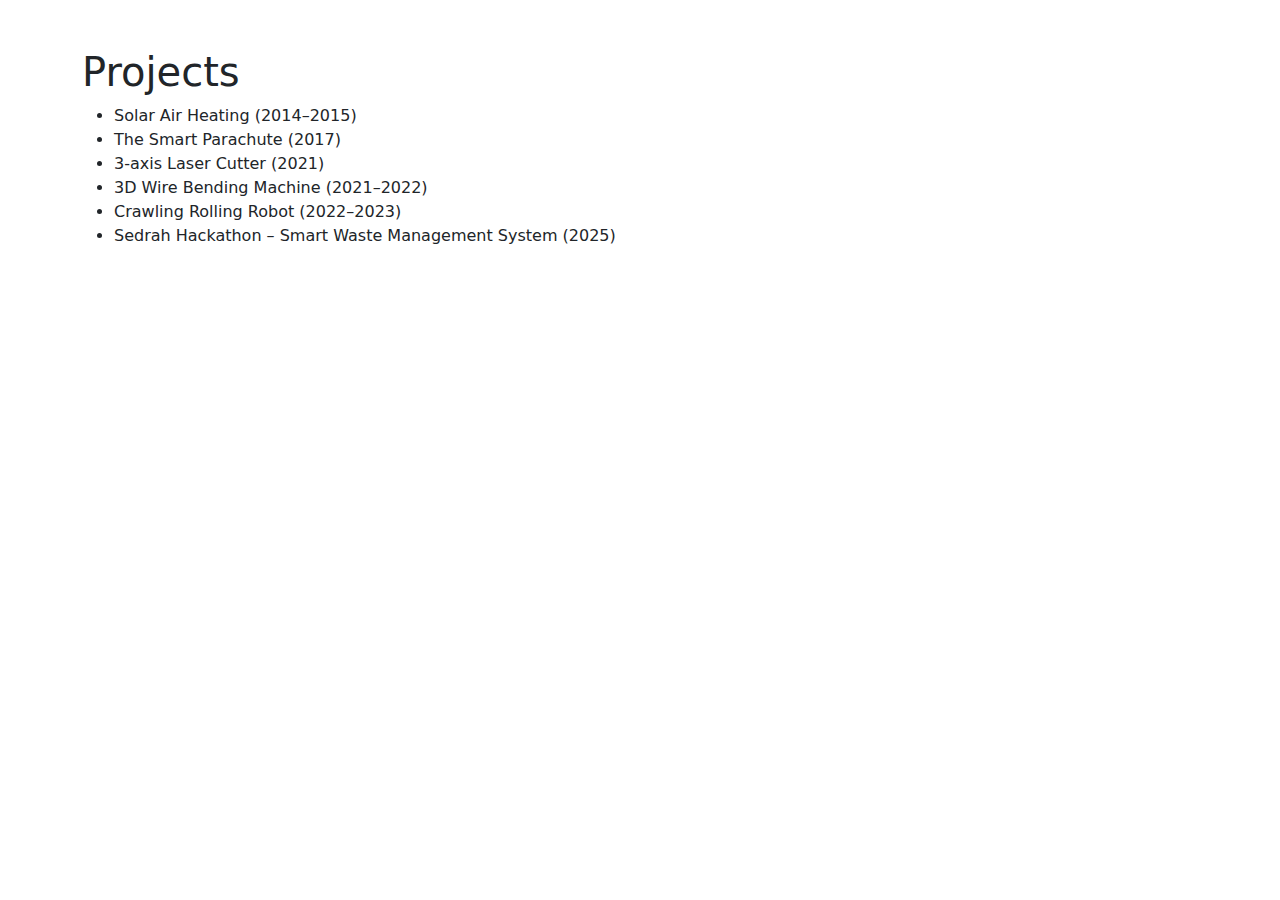
<file: projects.html>
<!DOCTYPE html><html><head><meta charset='UTF-8'><title>Projects</title><link href='https://cdn.jsdelivr.net/npm/bootstrap@5.3.2/dist/css/bootstrap.min.css' rel='stylesheet'></head><body><div class='container py-5'><h1>Projects</h1><ul><li>Solar Air Heating (2014–2015)</li><li>The Smart Parachute (2017)</li><li>3-axis Laser Cutter (2021)</li><li>3D Wire Bending Machine (2021–2022)</li><li>Crawling Rolling Robot (2022–2023)</li><li>Sedrah Hackathon – Smart Waste Management System (2025)</li></ul></div></body></html>
</file>
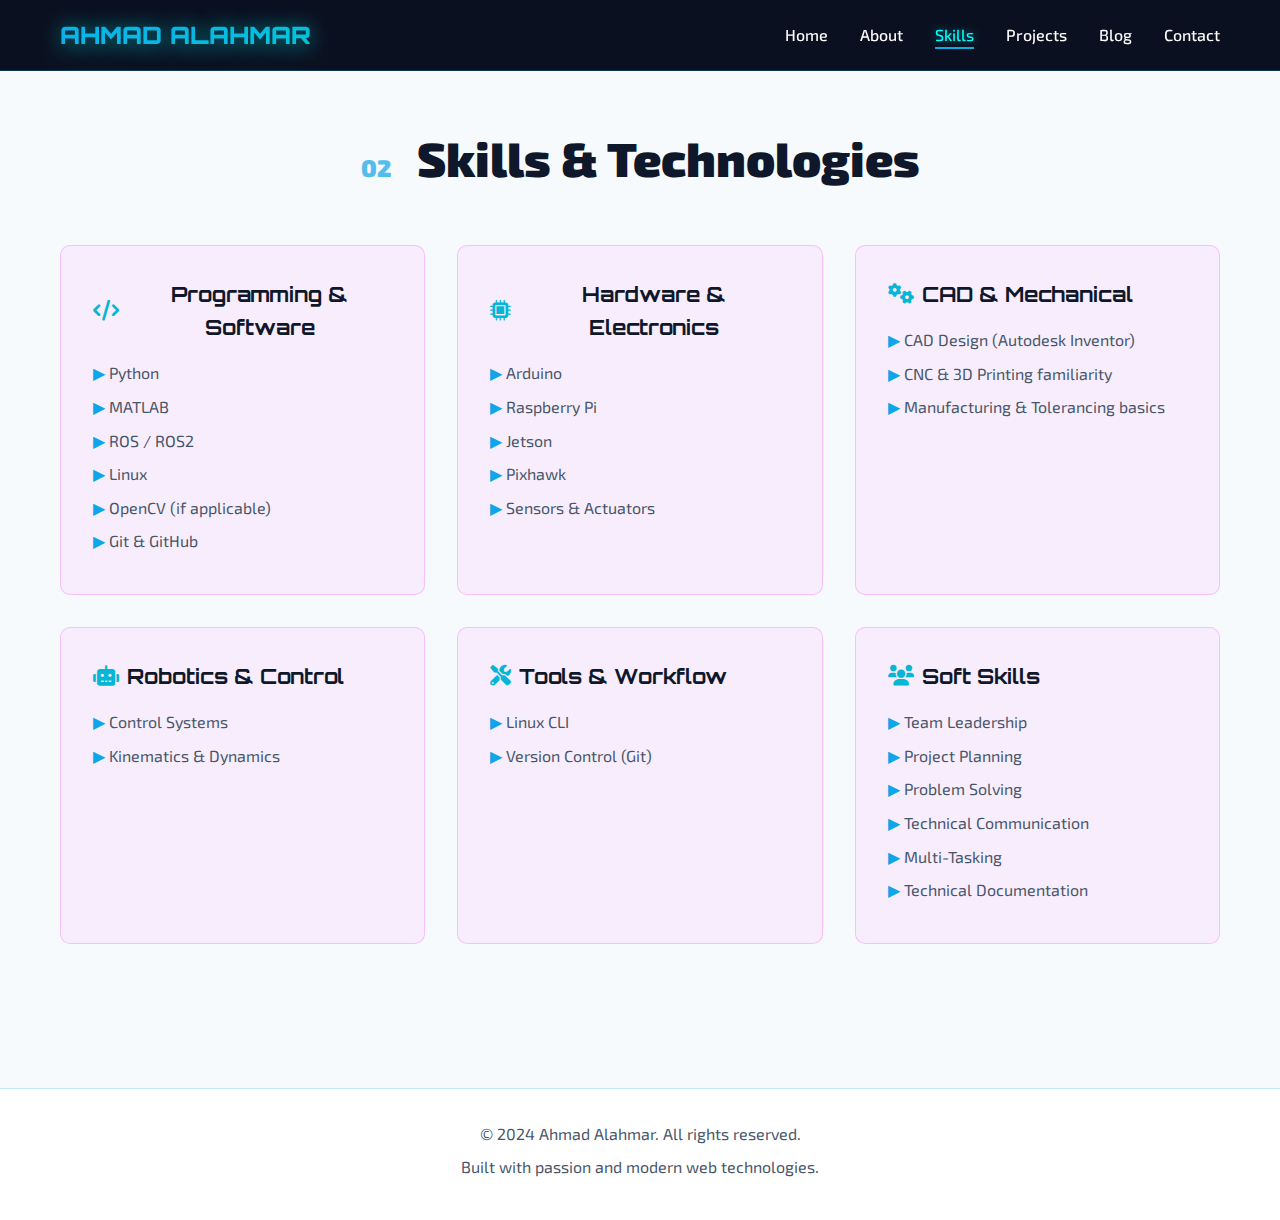
<file: skills.html>
<!DOCTYPE html>
<html lang="en">
<head>
    <meta charset="UTF-8">
    <meta name="viewport" content="width=device-width, initial-scale=1.0">
    <title>Ahmad Alahmar - Skills</title>
    <link rel="stylesheet" href="styles.css">
    <link href="https://fonts.googleapis.com/css2?family=Orbitron:wght@400;700;900&family=Exo+2:wght@300;400;600&display=swap" rel="stylesheet">
    <link rel="stylesheet" href="https://cdnjs.cloudflare.com/ajax/libs/font-awesome/6.0.0/css/all.min.css">
</head>
<body>
    <!-- Navigation -->
    <nav class="navbar">
        <div class="nav-container">
            <div class="nav-logo">
                <a href="index.html" class="logo-text">AHMAD ALAHMAR</a>
            </div>
            <ul class="nav-menu">
                <li class="nav-item">
                    <a href="index.html" class="nav-link">Home</a>
                </li>
                <li class="nav-item">
                    <a href="about.html" class="nav-link">About</a>
                </li>
                <li class="nav-item">
                    <a href="skills.html" class="nav-link active">Skills</a>
                </li>
                <li class="nav-item">
                    <a href="projects.html" class="nav-link">Projects</a>
                </li>
                <li class="nav-item">
                    <a href="blog.html" class="nav-link">Blog</a>
                </li>
                <li class="nav-item">
                    <a href="contact.html" class="nav-link">Contact</a>
                </li>
            </ul>
            <div class="hamburger">
                <span class="bar"></span>
                <span class="bar"></span>
                <span class="bar"></span>
            </div>
        </div>
    </nav>

    <!-- Skills Page -->
    <section class="about-detailed">
        <div class="container">
            <h1 class="page-title">
                <span class="title-number">02</span>
                Skills & Technologies
            </h1>

            <div class="skills-detailed">
                <div class="skills-categories">
                    <div class="skill-category">
                        <h3><i class="fas fa-code"></i> Programming & Software</h3>
                        <ul>
                            <li>Python</li>
                            <li>MATLAB</li>
                            <li>ROS / ROS2</li>
                            <li>Linux</li>
                            <li>OpenCV (if applicable)</li>
                            <li>Git & GitHub</li>
                        </ul>
                    </div>
                    <div class="skill-category">
                        <h3><i class="fas fa-microchip"></i> Hardware & Electronics</h3>
                        <ul>
                            <li>Arduino</li>
                            <li>Raspberry Pi</li>
                            <li>Jetson</li>
                            <li>Pixhawk</li>
                            <li>Sensors & Actuators</li>
                        </ul>
                    </div>
                    <div class="skill-category">
                        <h3><i class="fas fa-cogs"></i> CAD & Mechanical</h3>
                        <ul>
                            <li>CAD Design (Autodesk Inventor)</li>
                            <li>CNC & 3D Printing familiarity</li>
                            <li>Manufacturing & Tolerancing basics</li>
                        </ul>
                    </div>
                    <div class="skill-category">
                        <h3><i class="fas fa-robot"></i> Robotics & Control</h3>
                        <ul>
                            <li>Control Systems</li>
                            <li>Kinematics & Dynamics</li>
                        </ul>
                    </div>
                    <div class="skill-category">
                        <h3><i class="fas fa-tools"></i> Tools & Workflow</h3>
                        <ul>
                            <li>Linux CLI</li>
                            <li>Version Control (Git)</li>
                        </ul>
                    </div>
                    <div class="skill-category">
                        <h3><i class="fas fa-users"></i> Soft Skills</h3>
                        <ul>
                            <li>Team Leadership</li>
                            <li>Project Planning</li>
                            <li>Problem Solving</li>
                            <li>Technical Communication</li>
                            <li>Multi-Tasking</li>
                            <li>Technical Documentation</li>
                        </ul>
                    </div>
                </div>
            </div>
        </div>
    </section>

    <!-- Footer -->
    <footer class="footer">
        <div class="container">
            <div class="footer-content">
                <p>&copy; 2024 Ahmad Alahmar. All rights reserved.</p>
                <p>Built with passion and modern web technologies.</p>
            </div>
        </div>
    </footer>

    <script src="script.js"></script>
</body>
</html>
</file>
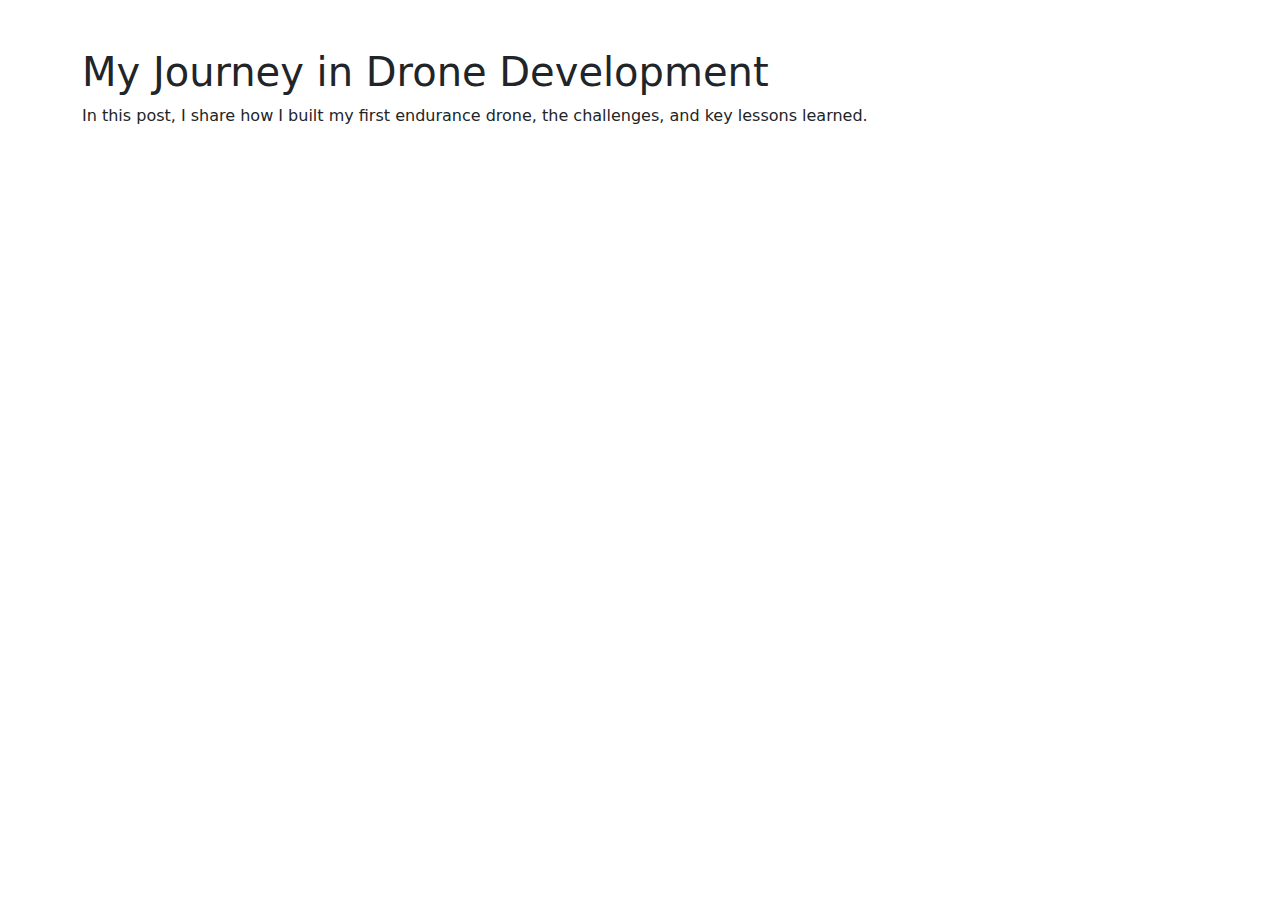
<file: blog/post1.html>
<!DOCTYPE html><html><head><meta charset='UTF-8'><title>Post 1</title><link href='https://cdn.jsdelivr.net/npm/bootstrap@5.3.2/dist/css/bootstrap.min.css' rel='stylesheet'></head><body><div class='container py-5'><h1>My Journey in Drone Development</h1><p>In this post, I share how I built my first endurance drone, the challenges, and key lessons learned.</p></div></body></html>
</file>
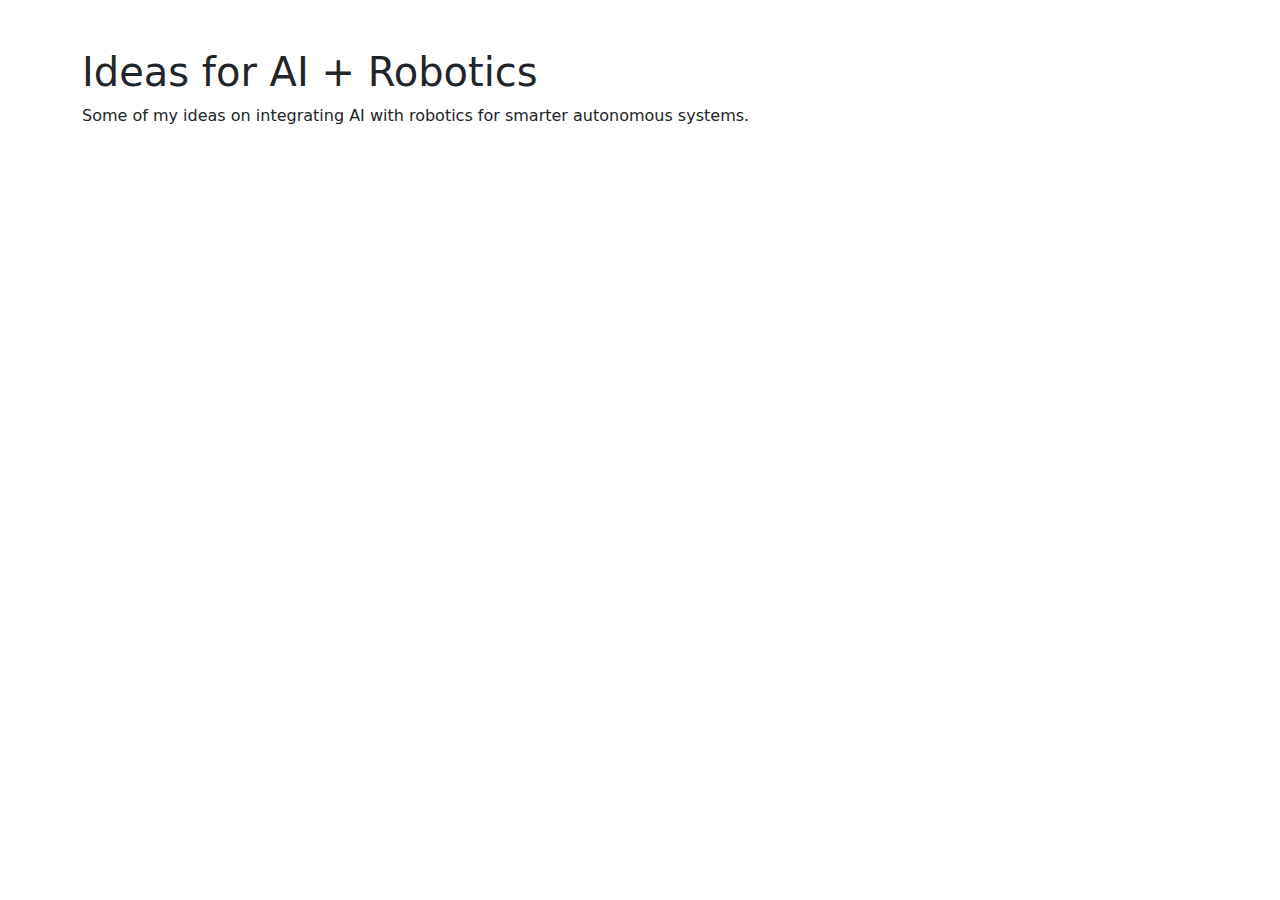
<file: blog/post2.html>
<!DOCTYPE html><html><head><meta charset='UTF-8'><title>Post 2</title><link href='https://cdn.jsdelivr.net/npm/bootstrap@5.3.2/dist/css/bootstrap.min.css' rel='stylesheet'></head><body><div class='container py-5'><h1>Ideas for AI + Robotics</h1><p>Some of my ideas on integrating AI with robotics for smarter autonomous systems.</p></div></body></html>
</file>
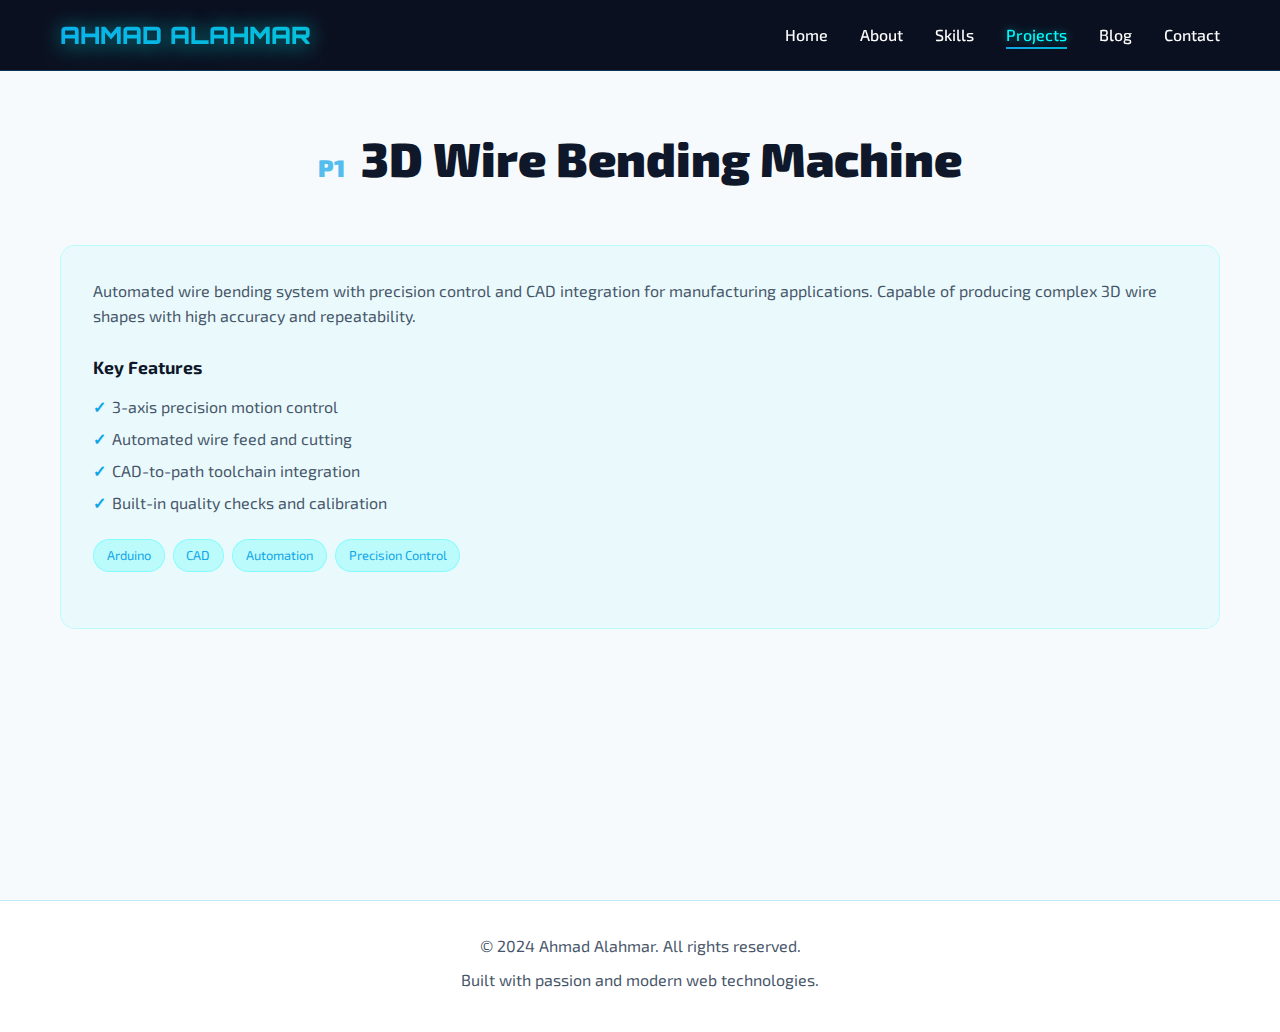
<file: projects/3d-wire-bending.html>
<!DOCTYPE html>
<html lang="en">
<head>
    <meta charset="UTF-8">
    <meta name="viewport" content="width=device-width, initial-scale=1.0">
    <title>3D Wire Bending Machine - Project</title>
    <link rel="stylesheet" href="../styles.css">
    <link href="https://fonts.googleapis.com/css2?family=Orbitron:wght@400;700;900&family=Exo+2:wght@300;400;600&display=swap" rel="stylesheet">
    <link rel="stylesheet" href="https://cdnjs.cloudflare.com/ajax/libs/font-awesome/6.0.0/css/all.min.css">
</head>
<body>
    <nav class="navbar">
        <div class="nav-container">
            <div class="nav-logo">
                <a href="../index.html" class="logo-text">AHMAD ALAHMAR</a>
            </div>
            <ul class="nav-menu">
                <li class="nav-item"><a href="../index.html" class="nav-link">Home</a></li>
                <li class="nav-item"><a href="../about.html" class="nav-link">About</a></li>
                <li class="nav-item"><a href="../skills.html" class="nav-link">Skills</a></li>
                <li class="nav-item"><a href="../projects.html" class="nav-link active">Projects</a></li>
                <li class="nav-item"><a href="../blog.html" class="nav-link">Blog</a></li>
                <li class="nav-item"><a href="../contact.html" class="nav-link">Contact</a></li>
            </ul>
            <div class="hamburger">
                <span class="bar"></span>
                <span class="bar"></span>
                <span class="bar"></span>
            </div>
        </div>
    </nav>

    <section class="projects-detailed">
        <div class="container">
            <h1 class="page-title"><span class="title-number">P1</span>3D Wire Bending Machine</h1>
            <div class="project-card-detailed">
                <div class="project-content-detailed">
                    <p>Automated wire bending system with precision control and CAD integration for manufacturing applications. Capable of producing complex 3D wire shapes with high accuracy and repeatability.</p>
                    <div class="project-features">
                        <h3>Key Features</h3>
                        <ul>
                            <li>3-axis precision motion control</li>
                            <li>Automated wire feed and cutting</li>
                            <li>CAD-to-path toolchain integration</li>
                            <li>Built-in quality checks and calibration</li>
                        </ul>
                    </div>
                    <div class="project-tech">
                        <span class="tech-tag">Arduino</span>
                        <span class="tech-tag">CAD</span>
                        <span class="tech-tag">Automation</span>
                        <span class="tech-tag">Precision Control</span>
                    </div>
                </div>
            </div>
        </div>
    </section>

    <footer class="footer">
        <div class="container">
            <div class="footer-content">
                <p>&copy; 2024 Ahmad Alahmar. All rights reserved.</p>
                <p>Built with passion and modern web technologies.</p>
            </div>
        </div>
    </footer>
    <script src="../script.js"></script>
</body>
</html>
</file>
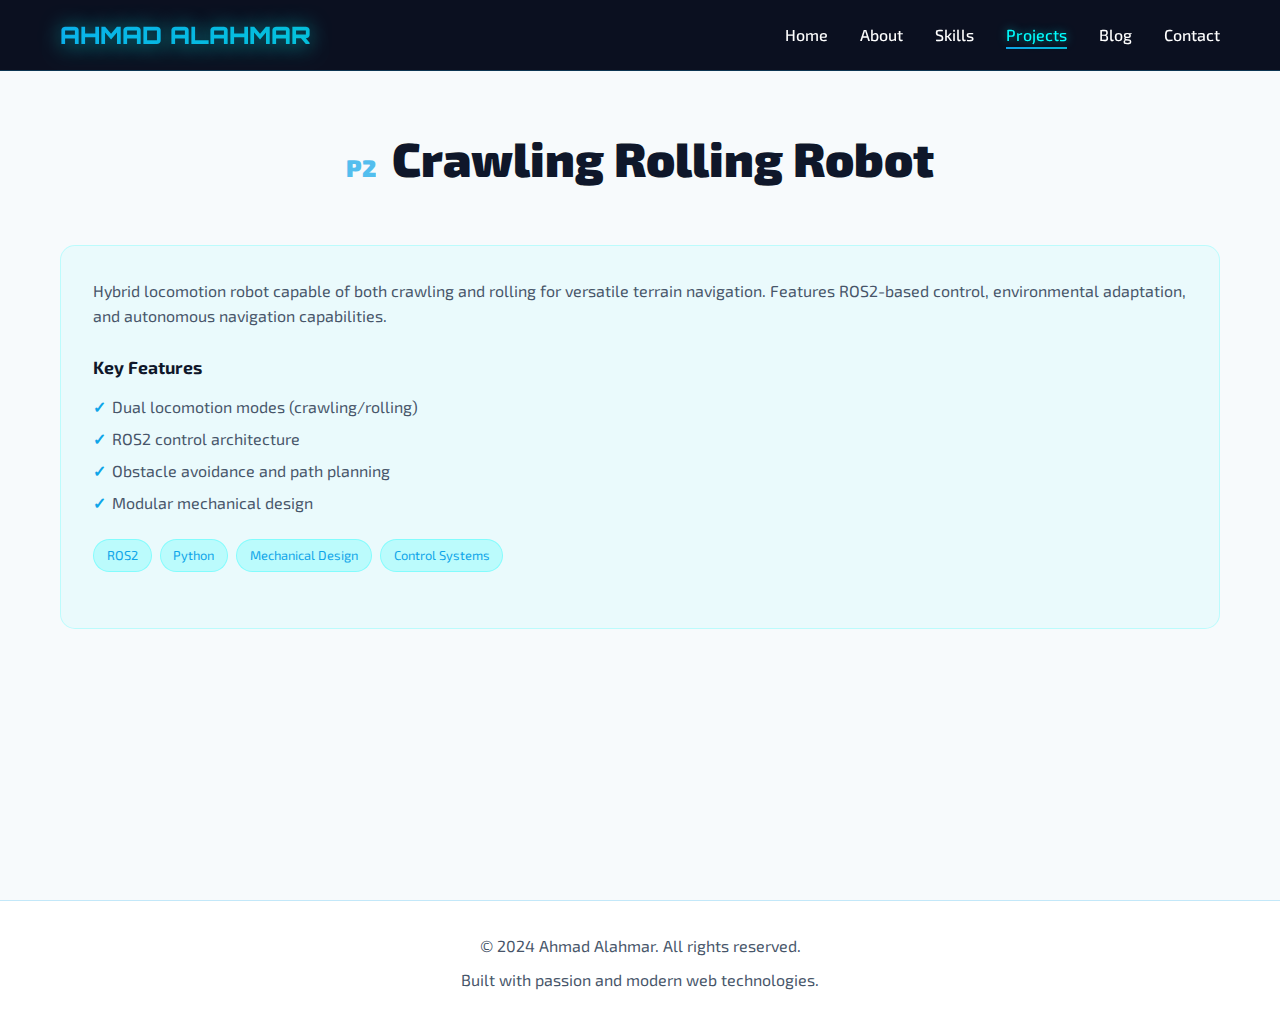
<file: projects/crawling-rolling-robot.html>
<!DOCTYPE html>
<html lang="en">
<head>
    <meta charset="UTF-8">
    <meta name="viewport" content="width=device-width, initial-scale=1.0">
    <title>Crawling Rolling Robot - Project</title>
    <link rel="stylesheet" href="../styles.css">
    <link href="https://fonts.googleapis.com/css2?family=Orbitron:wght@400;700;900&family=Exo+2:wght@300;400;600&display=swap" rel="stylesheet">
    <link rel="stylesheet" href="https://cdnjs.cloudflare.com/ajax/libs/font-awesome/6.0.0/css/all.min.css">
</head>
<body>
    <nav class="navbar">
        <div class="nav-container">
            <div class="nav-logo">
                <a href="../index.html" class="logo-text">AHMAD ALAHMAR</a>
            </div>
            <ul class="nav-menu">
                <li class="nav-item"><a href="../index.html" class="nav-link">Home</a></li>
                <li class="nav-item"><a href="../about.html" class="nav-link">About</a></li>
                <li class="nav-item"><a href="../skills.html" class="nav-link">Skills</a></li>
                <li class="nav-item"><a href="../projects.html" class="nav-link active">Projects</a></li>
                <li class="nav-item"><a href="../blog.html" class="nav-link">Blog</a></li>
                <li class="nav-item"><a href="../contact.html" class="nav-link">Contact</a></li>
            </ul>
            <div class="hamburger">
                <span class="bar"></span>
                <span class="bar"></span>
                <span class="bar"></span>
            </div>
        </div>
    </nav>

    <section class="projects-detailed">
        <div class="container">
            <h1 class="page-title"><span class="title-number">P2</span>Crawling Rolling Robot</h1>
            <div class="project-card-detailed">
                <div class="project-content-detailed">
                    <p>Hybrid locomotion robot capable of both crawling and rolling for versatile terrain navigation. Features ROS2-based control, environmental adaptation, and autonomous navigation capabilities.</p>
                    <div class="project-features">
                        <h3>Key Features</h3>
                        <ul>
                            <li>Dual locomotion modes (crawling/rolling)</li>
                            <li>ROS2 control architecture</li>
                            <li>Obstacle avoidance and path planning</li>
                            <li>Modular mechanical design</li>
                        </ul>
                    </div>
                    <div class="project-tech">
                        <span class="tech-tag">ROS2</span>
                        <span class="tech-tag">Python</span>
                        <span class="tech-tag">Mechanical Design</span>
                        <span class="tech-tag">Control Systems</span>
                    </div>
                </div>
            </div>
        </div>
    </section>

    <footer class="footer">
        <div class="container">
            <div class="footer-content">
                <p>&copy; 2024 Ahmad Alahmar. All rights reserved.</p>
                <p>Built with passion and modern web technologies.</p>
            </div>
        </div>
    </footer>
    <script src="../script.js"></script>
</body>
</html>
</file>
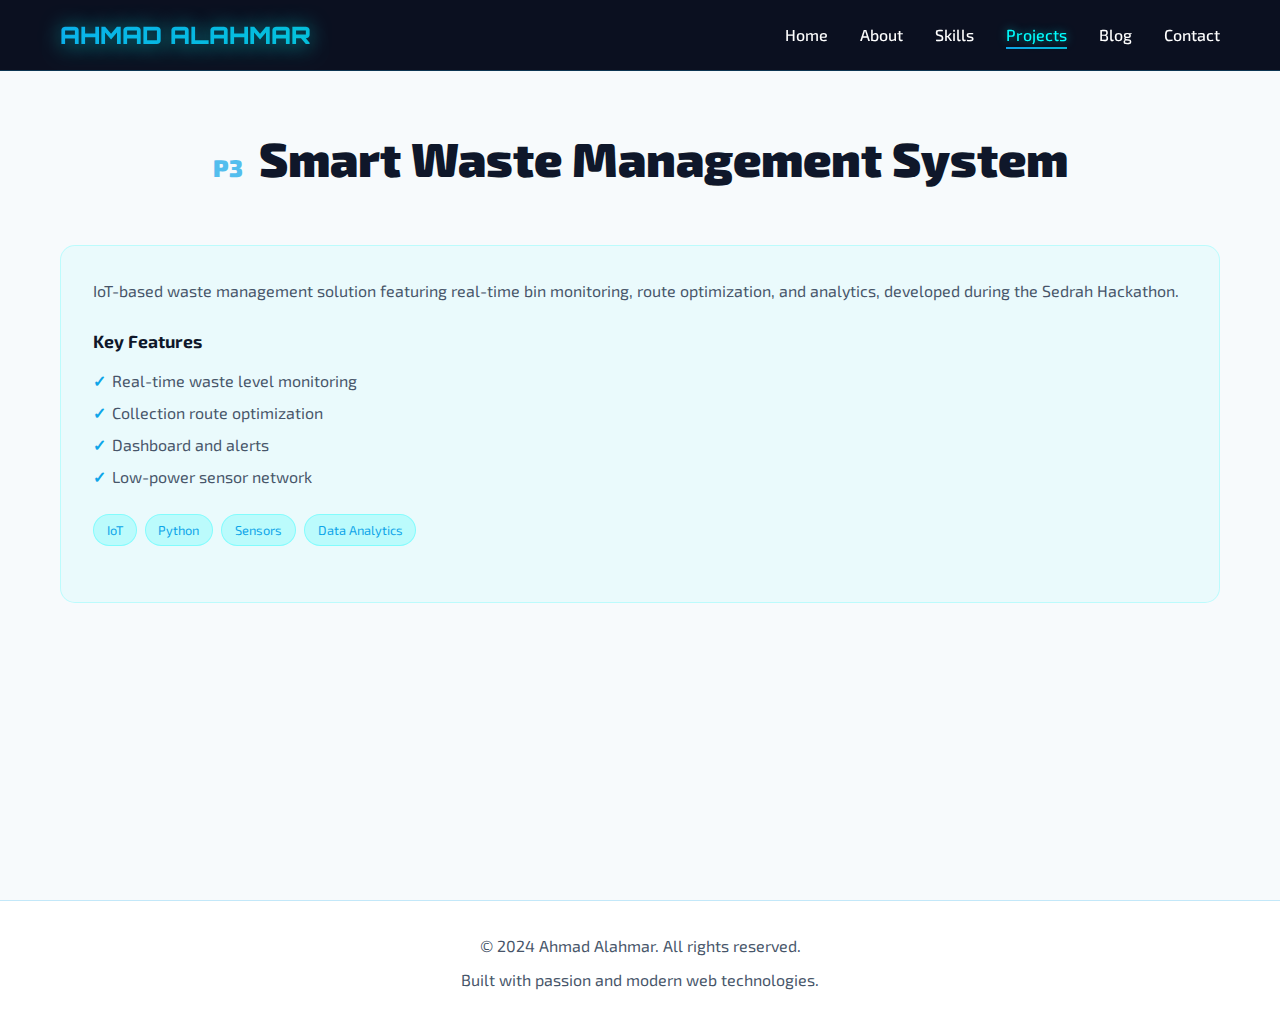
<file: projects/smart-waste-management.html>
<!DOCTYPE html>
<html lang="en">
<head>
    <meta charset="UTF-8">
    <meta name="viewport" content="width=device-width, initial-scale=1.0">
    <title>Smart Waste Management System - Project</title>
    <link rel="stylesheet" href="../styles.css">
    <link href="https://fonts.googleapis.com/css2?family=Orbitron:wght@400;700;900&family=Exo+2:wght@300;400;600&display=swap" rel="stylesheet">
    <link rel="stylesheet" href="https://cdnjs.cloudflare.com/ajax/libs/font-awesome/6.0.0/css/all.min.css">
</head>
<body>
    <nav class="navbar">
        <div class="nav-container">
            <div class="nav-logo">
                <a href="../index.html" class="logo-text">AHMAD ALAHMAR</a>
            </div>
            <ul class="nav-menu">
                <li class="nav-item"><a href="../index.html" class="nav-link">Home</a></li>
                <li class="nav-item"><a href="../about.html" class="nav-link">About</a></li>
                <li class="nav-item"><a href="../skills.html" class="nav-link">Skills</a></li>
                <li class="nav-item"><a href="../projects.html" class="nav-link active">Projects</a></li>
                <li class="nav-item"><a href="../blog.html" class="nav-link">Blog</a></li>
                <li class="nav-item"><a href="../contact.html" class="nav-link">Contact</a></li>
            </ul>
            <div class="hamburger">
                <span class="bar"></span>
                <span class="bar"></span>
                <span class="bar"></span>
            </div>
        </div>
    </nav>

    <section class="projects-detailed">
        <div class="container">
            <h1 class="page-title"><span class="title-number">P3</span>Smart Waste Management System</h1>
            <div class="project-card-detailed">
                <div class="project-content-detailed">
                    <p>IoT-based waste management solution featuring real-time bin monitoring, route optimization, and analytics, developed during the Sedrah Hackathon.</p>
                    <div class="project-features">
                        <h3>Key Features</h3>
                        <ul>
                            <li>Real-time waste level monitoring</li>
                            <li>Collection route optimization</li>
                            <li>Dashboard and alerts</li>
                            <li>Low-power sensor network</li>
                        </ul>
                    </div>
                    <div class="project-tech">
                        <span class="tech-tag">IoT</span>
                        <span class="tech-tag">Python</span>
                        <span class="tech-tag">Sensors</span>
                        <span class="tech-tag">Data Analytics</span>
                    </div>
                </div>
            </div>
        </div>
    </section>

    <footer class="footer">
        <div class="container">
            <div class="footer-content">
                <p>&copy; 2024 Ahmad Alahmar. All rights reserved.</p>
                <p>Built with passion and modern web technologies.</p>
            </div>
        </div>
    </footer>
    <script src="../script.js"></script>
</body>
</html>
</file>
<file: styles.css>
/* Reset and Base Styles */
* {
    margin: 0;
    padding: 0;
    box-sizing: border-box;
}

:root {
    /* Robotics & Drones light theme */
    --primary-color: #0ea5e9;            /* sky blue */
    --secondary-color: #06b6d4;          /* cyan */
    --accent-color: #f59e0b;             /* amber */
    --bg-dark: #f7fafc;                  /* page background (light) */
    --bg-darker: #ffffff;                /* cards/nav/footer (lighter) */
    --text-light: #0f172a;               /* primary text on light */
    --text-gray: #475569;                /* secondary text */
    --text-dark: #334155;                /* subtle text */
    --gradient-primary: linear-gradient(135deg, #0ea5e9, #06b6d4);
    --gradient-secondary: linear-gradient(135deg, #06b6d4, #f59e0b);
    --gradient-accent: linear-gradient(135deg, #f59e0b, #0ea5e9);
}

body {
    font-family: 'Exo 2', sans-serif;
    background: var(--bg-dark);
    color: var(--text-light);
    overflow-x: hidden;
    line-height: 1.6;
}

.container {
    max-width: 1200px;
    margin: 0 auto;
    padding: 0 20px;
}

/* Navigation */
.navbar {
    position: fixed;
    top: 0;
    width: 100%;
    background: #0b1020; /* solid black/ink for contrast */
    z-index: 9999;
    padding: 1rem 0;
    border-bottom: 1px solid rgba(14, 165, 233, 0.25);
}

.nav-container {
    max-width: 1200px;
    margin: 0 auto;
    padding: 0 20px;
    display: flex;
    justify-content: space-between;
    align-items: center;
}

.logo-text {
    font-family: 'Orbitron', monospace;
    font-weight: 900;
    font-size: 1.5rem;
    background: var(--gradient-primary);
    -webkit-background-clip: text;
    -webkit-text-fill-color: transparent;
    background-clip: text;
    text-shadow: 0 0 20px rgba(0, 255, 255, 0.5);
}

.nav-menu {
    display: flex;
    list-style: none;
    gap: 2rem;
}

.nav-link {
    color: #ffffff;
    text-decoration: none;
    font-weight: 500;
    position: relative;
    transition: all 0.3s ease;
}

.nav-link::after {
    content: '';
    position: absolute;
    bottom: -5px;
    left: 0;
    width: 0;
    height: 2px;
    background: var(--gradient-primary);
    transition: width 0.3s ease;
}

.nav-link:hover::after {
    width: 100%;
}

.nav-link:hover {
    color: #e0f2fe; /* light sky */
}

.hamburger {
    display: none;
    flex-direction: column;
    cursor: pointer;
}

.bar {
    width: 25px;
    height: 3px;
    background: var(--primary-color);
    margin: 3px 0;
    transition: 0.3s;
}

/* Hero Section */
.hero {
    height: 70vh;
    display: flex;
    align-items: center;
    justify-content: center;
    position: relative;
    overflow: hidden;
    background: radial-gradient(1200px 500px at 50% 0%, rgba(14, 165, 233, 0.08), transparent),
                radial-gradient(800px 400px at 10% 20%, rgba(6, 182, 212, 0.08), transparent),
                radial-gradient(800px 400px at 90% 30%, rgba(245, 158, 11, 0.06), transparent);
}

.hero-background {
    position: absolute;
    top: 0;
    left: 0;
    width: 100%;
    height: 100%;
    z-index: -1;
}

.stars {
    position: absolute;
    top: 0;
    left: 0;
    width: 100%;
    height: 100%;
    display: none;
}

.twinkling {
    position: absolute;
    top: 0;
    left: 0;
    width: 100%;
    height: 100%;
    display: none;
}

@keyframes twinkle {
    0% { opacity: 0.3; }
    100% { opacity: 1; }
}

.hero-content {
    display: grid;
    grid-template-columns: 1fr 1fr;
    gap: 4rem;
    align-items: center;
    max-width: 1200px;
    margin: 0 auto;
    padding: 0 20px;
}

.hero-title {
    font-family: 'Orbitron', monospace;
    font-size: 4rem;
    font-weight: 900;
    margin-bottom: 1rem;
    position: relative;
}

.glitch {
    position: relative;
    color: var(--text-light);
    font-size: 4rem;
    font-weight: 900;
    text-transform: uppercase;
    letter-spacing: 0.1em;
}

.glitch::before,
.glitch::after {
    content: attr(data-text);
    position: absolute;
    top: 0;
    left: 0;
    width: 100%;
    height: 100%;
}

.glitch::before {
    animation: glitch-1 0.5s infinite;
    color: var(--primary-color);
    z-index: -1;
}

.glitch::after {
    animation: glitch-2 0.5s infinite;
    color: var(--secondary-color);
    z-index: -2;
}

@keyframes glitch-1 {
    0%, 14%, 15%, 49%, 50%, 99%, 100% {
        transform: translate(0);
    }
    15%, 49% {
        transform: translate(-2px, 2px);
    }
}

@keyframes glitch-2 {
    0%, 20%, 21%, 62%, 63%, 99%, 100% {
        transform: translate(0);
    }
    21%, 62% {
        transform: translate(2px, -2px);
    }
}

.hero-subtitle {
    font-size: 1.5rem;
    color: var(--text-gray);
    margin-bottom: 2rem;
    font-weight: 300;
}

.hero-buttons {
    display: flex;
    gap: 1rem;
}

.btn-primary, .btn-secondary {
    padding: 1rem 2rem;
    border: none;
    border-radius: 50px;
    font-size: 1rem;
    font-weight: 600;
    cursor: pointer;
    transition: all 0.3s ease;
    display: flex;
    align-items: center;
    gap: 0.5rem;
    text-decoration: none;
    position: relative;
    overflow: hidden;
}

.btn-primary {
    background: var(--gradient-primary);
    color: var(--bg-dark);
}

.btn-secondary {
    background: transparent;
    color: var(--primary-color);
    border: 2px solid var(--primary-color);
}

.btn-primary:hover, .btn-secondary:hover {
    transform: translateY(-2px);
    box-shadow: 0 10px 30px rgba(0, 255, 255, 0.3);
}

.floating-elements {
    position: relative;
    width: 300px;
    height: 300px;
    margin: 0 auto;
}

.element {
    position: absolute;
    border-radius: 50%;
    background: var(--gradient-primary);
    opacity: 0.7;
    animation: float 6s ease-in-out infinite;
}

.element-1 {
    width: 80px;
    height: 80px;
    top: 20%;
    left: 20%;
    animation-delay: 0s;
}

.element-2 {
    width: 60px;
    height: 60px;
    top: 60%;
    right: 20%;
    background: var(--gradient-secondary);
    animation-delay: 2s;
}

.element-3 {
    width: 100px;
    height: 100px;
    bottom: 20%;
    left: 50%;
    background: var(--gradient-accent);
    animation-delay: 4s;
}

@keyframes float {
    0%, 100% {
        transform: translateY(0px) rotate(0deg);
    }
    50% {
        transform: translateY(-20px) rotate(180deg);
    }
}

.scroll-indicator {
    position: absolute;
    bottom: 2rem;
    left: 50%;
    transform: translateX(-50%);
    animation: bounce 2s infinite;
}

.scroll-arrow {
    width: 2px;
    height: 30px;
    background: var(--gradient-primary);
    position: relative;
}

.scroll-arrow::after {
    content: '';
    position: absolute;
    bottom: 0;
    left: -4px;
    width: 10px;
    height: 10px;
    border-right: 2px solid var(--primary-color);
    border-bottom: 2px solid var(--primary-color);
    transform: rotate(45deg);
}

@keyframes bounce {
    0%, 20%, 50%, 80%, 100% {
        transform: translateX(-50%) translateY(0);
    }
    40% {
        transform: translateX(-50%) translateY(-10px);
    }
    60% {
        transform: translateX(-50%) translateY(-5px);
    }
}

/* Section Styles */
section {
    padding: 5rem 0;
    position: relative;
}

.section-title {
    font-family: 'Orbitron', monospace;
    font-size: 3rem;
    font-weight: 700;
    text-align: center;
    margin-bottom: 3rem;
    position: relative;
}

.title-number {
    color: var(--primary-color);
    font-size: 1.5rem;
    margin-right: 1rem;
    opacity: 0.7;
}

/* About Section */
.about {
    background: var(--bg-dark);
}

.about-content {
    display: grid;
    grid-template-columns: 1fr 1fr;
    gap: 4rem;
    align-items: center;
}

.about-description {
    font-size: 1.2rem;
    color: var(--text-gray);
    margin-bottom: 2rem;
    line-height: 1.8;
}

.about-stats {
    display: grid;
    grid-template-columns: repeat(3, 1fr);
    gap: 2rem;
}

.stat {
    text-align: center;
    padding: 1.5rem;
    background: #ffffff;
    border-radius: 10px;
    border: 1px solid rgba(14, 165, 233, 0.2);
}

.stat-number {
    display: block;
    font-family: 'Orbitron', monospace;
    font-size: 2.5rem;
    font-weight: 900;
    color: var(--primary-color);
    margin-bottom: 0.5rem;
}

.stat-label {
    color: var(--text-gray);
    font-size: 0.9rem;
}

.image-container {
    position: relative;
    width: 300px;
    height: 300px;
    margin: 0 auto;
}

.image-placeholder {
    width: 100%;
    height: 100%;
    background: #f1f5f9;
    border-radius: 50%;
    display: flex;
    align-items: center;
    justify-content: center;
    font-size: 4rem;
    color: var(--secondary-color);
    position: relative;
    overflow: hidden;
}

.image-placeholder img {
    width: 100%;
    height: 100%;
    object-fit: cover;
    object-position: center;
    display: block;
}

.image-container {
    animation: float 6s ease-in-out infinite;
}

@keyframes float {
    0%, 100% { transform: translateY(0px); }
    50% { transform: translateY(-10px); }
}

/* Skills Section */
.skills-grid {
    display: grid;
    grid-template-columns: repeat(auto-fit, minmax(400px, 1fr));
    gap: 3rem;
}

.skill-category h3 {
    font-family: 'Orbitron', monospace;
    font-size: 1.5rem;
    color: var(--primary-color);
    margin-bottom: 2rem;
    text-align: center;
}

.skill-item {
    margin-bottom: 1.5rem;
}

.skill-name {
    display: block;
    margin-bottom: 0.5rem;
    font-weight: 600;
    color: var(--text-light);
}

.skill-bar {
    width: 100%;
    height: 8px;
    background: rgba(255, 255, 255, 0.1);
    border-radius: 4px;
    overflow: hidden;
    position: relative;
}

.skill-progress {
    height: 100%;
    background: var(--gradient-primary);
    border-radius: 4px;
    width: 0;
    transition: width 2s ease-in-out;
    position: relative;
}

.skill-progress::after {
    content: '';
    position: absolute;
    top: 0;
    left: 0;
    right: 0;
    bottom: 0;
    background: linear-gradient(90deg, transparent, rgba(255, 255, 255, 0.4), transparent);
    animation: shimmer 2s infinite;
}

@keyframes shimmer {
    0% { transform: translateX(-100%); }
    100% { transform: translateX(100%); }
}

/* Projects Section */
.projects {
    background: var(--bg-dark);
}

.projects-grid {
    display: grid;
    grid-template-columns: repeat(auto-fit, minmax(350px, 1fr));
    gap: 2rem;
}

.project-card {
    background: #ffffff;
    border-radius: 15px;
    overflow: hidden;
    border: 1px solid rgba(14, 165, 233, 0.2);
    transition: all 0.3s ease;
    position: relative;
}

.project-card::before {
    content: '';
    position: absolute;
    top: 0;
    left: 0;
    right: 0;
    bottom: 0;
    background: var(--gradient-primary);
    opacity: 0;
    transition: opacity 0.3s ease;
    z-index: -1;
}

.project-card:hover::before {
    opacity: 0.08;
}

.project-card:hover {
    transform: translateY(-10px);
    box-shadow: 0 20px 40px rgba(14, 165, 233, 0.2);
}

.project-image {
    height: 200px;
    background: #f1f5f9;
    display: flex;
    align-items: center;
    justify-content: center;
}

.project-placeholder {
    font-size: 3rem;
    color: var(--primary-color);
}

.project-content {
    padding: 1.5rem;
}

.project-content h3 {
    font-family: 'Orbitron', monospace;
    font-size: 1.3rem;
    margin-bottom: 1rem;
    color: var(--text-light);
}

.project-content p {
    color: var(--text-gray);
    margin-bottom: 1.5rem;
    line-height: 1.6;
}

.project-tech {
    display: flex;
    flex-wrap: wrap;
    gap: 0.5rem;
    margin-bottom: 1.5rem;
}

.tech-tag {
    background: rgba(0, 255, 255, 0.2);
    color: var(--primary-color);
    padding: 0.3rem 0.8rem;
    border-radius: 20px;
    font-size: 0.8rem;
    border: 1px solid rgba(0, 255, 255, 0.3);
}

.project-links {
    display: flex;
    gap: 1rem;
}

.project-link {
    color: var(--primary-color);
    text-decoration: none;
    display: flex;
    align-items: center;
    gap: 0.5rem;
    font-size: 0.9rem;
    transition: all 0.3s ease;
}

.project-link:hover {
    color: var(--secondary-color);
    text-shadow: 0 0 10px rgba(255, 0, 255, 0.5);
}

/* Blog Section */
.blog-grid {
    display: grid;
    grid-template-columns: repeat(auto-fit, minmax(350px, 1fr));
    gap: 2rem;
    margin-bottom: 3rem;
}

.blog-card {
    background: rgba(255, 255, 255, 0.05);
    border-radius: 15px;
    overflow: hidden;
    border: 1px solid rgba(0, 255, 255, 0.2);
    transition: all 0.3s ease;
}

.blog-card:hover {
    transform: translateY(-5px);
    box-shadow: 0 15px 30px rgba(0, 255, 255, 0.2);
}

.blog-image {
    height: 200px;
    background: var(--bg-dark);
    display: flex;
    align-items: center;
    justify-content: center;
}

.blog-placeholder {
    font-size: 3rem;
    color: var(--secondary-color);
}

.blog-content {
    padding: 1.5rem;
}

.blog-meta {
    display: flex;
    justify-content: space-between;
    margin-bottom: 1rem;
    font-size: 0.9rem;
}

.blog-date {
    color: var(--text-gray);
}

.blog-category {
    color: var(--primary-color);
    background: rgba(0, 255, 255, 0.1);
    padding: 0.2rem 0.8rem;
    border-radius: 15px;
    border: 1px solid rgba(0, 255, 255, 0.3);
}

.blog-content h3 {
    font-family: 'Orbitron', monospace;
    font-size: 1.2rem;
    margin-bottom: 1rem;
    color: var(--text-light);
}

.blog-content p {
    color: var(--text-gray);
    margin-bottom: 1.5rem;
    line-height: 1.6;
}

.blog-link {
    color: var(--primary-color);
    text-decoration: none;
    display: flex;
    align-items: center;
    gap: 0.5rem;
    font-weight: 600;
    transition: all 0.3s ease;
}

.blog-link:hover {
    color: var(--secondary-color);
    text-shadow: 0 0 10px rgba(255, 0, 255, 0.5);
}

.blog-actions {
    text-align: center;
}

/* Contact Section */
.contact {
    background: var(--bg-darker);
}

.contact-content {
    display: grid;
    grid-template-columns: 1fr 1fr;
    gap: 4rem;
}

.contact-info h3 {
    font-family: 'Orbitron', monospace;
    font-size: 2rem;
    color: var(--primary-color);
    margin-bottom: 1rem;
}

.contact-info p {
    color: var(--text-gray);
    margin-bottom: 2rem;
    font-size: 1.1rem;
}

.contact-methods {
    margin-bottom: 2rem;
}

.contact-method {
    display: flex;
    align-items: center;
    gap: 1rem;
    margin-bottom: 1rem;
    color: var(--text-light);
}

.contact-method i {
    color: var(--primary-color);
    width: 20px;
}

.social-links {
    display: flex;
    gap: 1rem;
}

.social-link {
    display: flex;
    align-items: center;
    justify-content: center;
    width: 50px;
    height: 50px;
    background: rgba(0, 255, 255, 0.1);
    border: 1px solid rgba(0, 255, 255, 0.3);
    border-radius: 50%;
    color: var(--primary-color);
    text-decoration: none;
    font-size: 1.2rem;
    transition: all 0.3s ease;
}

.social-link:hover {
    background: var(--primary-color);
    color: var(--bg-dark);
    transform: translateY(-3px);
    box-shadow: 0 10px 20px rgba(0, 255, 255, 0.3);
}

.contact-form {
    display: flex;
    flex-direction: column;
    gap: 1.5rem;
}

.form-group {
    position: relative;
}

.form-group input,
.form-group textarea {
    width: 100%;
    padding: 1rem;
    background: rgba(255, 255, 255, 0.05);
    border: 1px solid rgba(0, 255, 255, 0.3);
    border-radius: 10px;
    color: var(--text-light);
    font-size: 1rem;
    transition: all 0.3s ease;
}

.form-group input:focus,
.form-group textarea:focus {
    outline: none;
    border-color: var(--primary-color);
    box-shadow: 0 0 20px rgba(0, 255, 255, 0.2);
}

.form-group input::placeholder,
.form-group textarea::placeholder {
    color: var(--text-gray);
}

/* Footer */
.footer {
    background: var(--bg-darker);
    padding: 2rem 0;
    text-align: center;
    border-top: 1px solid rgba(14, 165, 233, 0.25);
}

.footer-content p {
    color: var(--text-gray);
    margin-bottom: 0.5rem;
}

/* Responsive Design */
@media (max-width: 768px) {
    .hamburger {
        display: flex;
    }
    
    .nav-menu {
        position: fixed;
        left: -100%;
        top: 70px;
        flex-direction: column;
        background-color: var(--bg-dark);
        width: 100%;
        text-align: center;
        transition: 0.3s;
        box-shadow: 0 10px 27px rgba(0, 0, 0, 0.05);
        padding: 2rem 0;
    }
    
    .nav-menu.active {
        left: 0;
    }
    
    .hero-content {
        grid-template-columns: 1fr;
        text-align: center;
        gap: 2rem;
    }
    
    .hero-title {
        font-size: 2.5rem;
    }
    
    .glitch {
        font-size: 2.5rem;
    }
    
    .about-content {
        grid-template-columns: 1fr;
        gap: 2rem;
    }
    
    .about-stats {
        grid-template-columns: 1fr;
        gap: 1rem;
    }
    
    .skills-grid {
        grid-template-columns: 1fr;
    }
    
    .projects-grid {
        grid-template-columns: 1fr;
    }
    
    .blog-grid {
        grid-template-columns: 1fr;
    }
    
    .contact-content {
        grid-template-columns: 1fr;
        gap: 2rem;
    }
    
    .section-title {
        font-size: 2rem;
    }
    
    .floating-elements {
        width: 200px;
        height: 200px;
    }
    
    .element-1, .element-2, .element-3 {
        width: 50px;
        height: 50px;
    }
}

@media (max-width: 480px) {
    .container {
        padding: 0 15px;
    }
    
    .hero-title {
        font-size: 2rem;
    }
    
    .glitch {
        font-size: 2rem;
    }
    
    .hero-buttons {
        flex-direction: column;
        align-items: center;
    }
    
    .btn-primary, .btn-secondary {
        width: 100%;
        max-width: 250px;
        justify-content: center;
    }
}

/* Additional Styles for Detailed Pages */
.page-title {
    font-size: 3rem;
    font-weight: 900;
    text-align: center;
    margin-bottom: 3rem;
    color: var(--text-light);
}

.page-title .title-number {
    color: var(--primary-color);
    margin-right: 1rem;
}

/* About Page Styles */
.about-detailed {
    padding: 120px 0 80px;
    min-height: 100vh;
}

.about-content-detailed {
    max-width: 1000px;
    margin: 0 auto;
}

.about-intro {
    text-align: center;
    margin-bottom: 4rem;
}

.about-intro h2 {
    font-size: 2.5rem;
    color: var(--primary-color);
    margin-bottom: 1rem;
}

.about-intro p {
    font-size: 1.2rem;
    color: var(--text-gray);
    max-width: 800px;
    margin: 0 auto;
}

.experience-section,
.education-section,
.skills-detailed,
.interests-section {
    margin-bottom: 4rem;
}

.experience-section h2,
.education-section h2,
.skills-detailed h2,
.interests-section h2 {
    font-size: 2rem;
    color: var(--primary-color);
    margin-bottom: 2rem;
    text-align: center;
}

.experience-timeline {
    position: relative;
    padding-left: 2rem;
}

.experience-timeline::before {
    content: '';
    position: absolute;
    left: 0;
    top: 0;
    bottom: 0;
    width: 2px;
    background: var(--gradient-primary);
}

.experience-item {
    position: relative;
    margin-bottom: 3rem;
    padding-left: 2rem;
}

.experience-item::before {
    content: '';
    position: absolute;
    left: -1.5rem;
    top: 0.5rem;
    width: 12px;
    height: 12px;
    background: var(--primary-color);
    border-radius: 50%;
    box-shadow: 0 0 0 4px var(--bg-dark), 0 0 0 6px var(--primary-color);
}

.experience-period {
    color: var(--accent-color);
    font-weight: 600;
    font-size: 0.9rem;
    margin-bottom: 0.5rem;
}

.experience-details h3 {
    color: var(--text-light);
    font-size: 1.3rem;
    margin-bottom: 0.3rem;
}

.experience-details h4 {
    color: var(--primary-color);
    font-size: 1.1rem;
    margin-bottom: 1rem;
}

.experience-details p {
    color: var(--text-gray);
    line-height: 1.6;
}

.education-item {
    background: rgba(0, 255, 255, 0.05);
    padding: 2rem;
    border-radius: 10px;
    border: 1px solid rgba(0, 255, 255, 0.2);
    margin-bottom: 2rem;
}

.education-item h3 {
    color: var(--text-light);
    font-size: 1.4rem;
    margin-bottom: 0.5rem;
}

.education-item h4 {
    color: var(--primary-color);
    font-size: 1.1rem;
    margin-bottom: 0.5rem;
}

.education-period {
    color: var(--accent-color);
    font-weight: 600;
    margin-bottom: 1rem;
}

.skills-categories {
    display: grid;
    grid-template-columns: repeat(auto-fit, minmax(300px, 1fr));
    gap: 2rem;
}

.skill-category {
    background: rgba(255, 0, 255, 0.05);
    padding: 2rem;
    border-radius: 10px;
    border: 1px solid rgba(255, 0, 255, 0.2);
}

.skill-category h3 {
    color: var(--text-light);
    font-size: 1.3rem;
    margin-bottom: 1rem;
    display: flex;
    align-items: center;
    gap: 0.5rem;
}

.skill-category h3 i {
    color: var(--secondary-color);
}

.skill-category ul {
    list-style: none;
}

.skill-category li {
    color: var(--text-gray);
    margin-bottom: 0.5rem;
    padding-left: 1rem;
    position: relative;
}

.skill-category li::before {
    content: '▶';
    position: absolute;
    left: 0;
    color: var(--primary-color);
}

.interests-grid {
    display: grid;
    grid-template-columns: repeat(auto-fit, minmax(250px, 1fr));
    gap: 2rem;
}

.interest-item {
    text-align: center;
    padding: 2rem;
    background: rgba(255, 255, 0, 0.05);
    border-radius: 10px;
    border: 1px solid rgba(255, 255, 0, 0.2);
    transition: transform 0.3s ease;
}

.interest-item:hover {
    transform: translateY(-5px);
}

.interest-item i {
    font-size: 3rem;
    color: var(--accent-color);
    margin-bottom: 1rem;
}

.interest-item h3 {
    color: var(--text-light);
    font-size: 1.2rem;
    margin-bottom: 0.5rem;
}

.interest-item p {
    color: var(--text-gray);
    font-size: 0.9rem;
}

/* Projects Page Styles */
.projects-detailed {
    padding: 120px 0 80px;
    min-height: 100vh;
}

.projects-grid-detailed {
    display: grid;
    gap: 3rem;
    max-width: 1000px;
    margin: 0 auto;
}

.project-card-detailed {
    background: rgba(0, 255, 255, 0.05);
    border: 1px solid rgba(0, 255, 255, 0.2);
    border-radius: 15px;
    padding: 2rem;
    transition: transform 0.3s ease, box-shadow 0.3s ease;
}

.project-card-detailed:hover {
    transform: translateY(-5px);
    box-shadow: 0 20px 40px rgba(0, 255, 255, 0.1);
}

.project-header {
    display: flex;
    align-items: center;
    gap: 1.5rem;
    margin-bottom: 1.5rem;
}

.project-icon {
    width: 60px;
    height: 60px;
    background: var(--gradient-primary);
    border-radius: 50%;
    display: flex;
    align-items: center;
    justify-content: center;
    font-size: 1.5rem;
    color: var(--bg-dark);
}

.project-meta h2 {
    color: var(--text-light);
    font-size: 1.5rem;
    margin-bottom: 0.5rem;
}

.project-year,
.project-type {
    display: inline-block;
    padding: 0.3rem 0.8rem;
    border-radius: 20px;
    font-size: 0.8rem;
    font-weight: 600;
    margin-right: 0.5rem;
}

.project-year {
    background: rgba(255, 0, 255, 0.2);
    color: var(--secondary-color);
}

.project-type {
    background: rgba(255, 255, 0, 0.2);
    color: var(--accent-color);
}

.project-content-detailed p {
    color: var(--text-gray);
    margin-bottom: 1.5rem;
    line-height: 1.6;
}

.project-features {
    margin-bottom: 1.5rem;
}

.project-features h3 {
    color: var(--text-light);
    font-size: 1.1rem;
    margin-bottom: 0.8rem;
}

.project-features ul {
    list-style: none;
    padding-left: 0;
}

.project-features li {
    color: var(--text-gray);
    margin-bottom: 0.4rem;
    padding-left: 1.2rem;
    position: relative;
}

.project-features li::before {
    content: '✓';
    position: absolute;
    left: 0;
    color: var(--primary-color);
    font-weight: bold;
}

/* Contact Page Styles */
.contact-detailed {
    padding: 120px 0 80px;
    min-height: 100vh;
}

.contact-content-detailed {
    display: grid;
    grid-template-columns: 1fr 1fr;
    gap: 4rem;
    margin-bottom: 4rem;
}

.contact-info-detailed h2 {
    color: var(--primary-color);
    font-size: 2rem;
    margin-bottom: 1rem;
}

.contact-info-detailed > p {
    color: var(--text-gray);
    margin-bottom: 2rem;
    line-height: 1.6;
}

.contact-methods-detailed {
    margin-bottom: 3rem;
}

.contact-method-detailed {
    display: flex;
    align-items: flex-start;
    gap: 1rem;
    margin-bottom: 2rem;
    padding: 1.5rem;
    background: rgba(0, 255, 255, 0.05);
    border-radius: 10px;
    border: 1px solid rgba(0, 255, 255, 0.2);
}

.contact-icon {
    width: 50px;
    height: 50px;
    background: var(--gradient-primary);
    border-radius: 50%;
    display: flex;
    align-items: center;
    justify-content: center;
    font-size: 1.2rem;
    color: var(--bg-dark);
    flex-shrink: 0;
}

.contact-details h3 {
    color: var(--text-light);
    font-size: 1.2rem;
    margin-bottom: 0.3rem;
}

.contact-details p {
    color: var(--text-gray);
    margin-bottom: 0.5rem;
}

.contact-link {
    color: var(--primary-color);
    text-decoration: none;
    font-weight: 600;
    transition: color 0.3s ease;
}

.contact-link:hover {
    color: var(--accent-color);
}

.social-links-detailed h3 {
    color: var(--text-light);
    font-size: 1.3rem;
    margin-bottom: 1rem;
}

.social-links-grid {
    display: flex;
    gap: 1rem;
}

.social-link-detailed {
    display: flex;
    align-items: center;
    gap: 0.5rem;
    padding: 0.8rem 1.2rem;
    background: rgba(255, 0, 255, 0.1);
    border: 1px solid rgba(255, 0, 255, 0.3);
    border-radius: 25px;
    color: var(--text-light);
    text-decoration: none;
    transition: all 0.3s ease;
}

.social-link-detailed:hover {
    background: rgba(255, 0, 255, 0.2);
    transform: translateY(-2px);
}

.contact-form-detailed h2 {
    color: var(--primary-color);
    font-size: 2rem;
    margin-bottom: 2rem;
}

.contact-form-detailed .form-group {
    margin-bottom: 1.5rem;
}

.contact-form-detailed label {
    display: block;
    color: var(--text-light);
    margin-bottom: 0.5rem;
    font-weight: 600;
}

.contact-form-detailed input,
.contact-form-detailed textarea {
    width: 100%;
    padding: 1rem;
    background: rgba(0, 255, 255, 0.05);
    border: 1px solid rgba(0, 255, 255, 0.2);
    border-radius: 8px;
    color: var(--text-light);
    font-family: inherit;
    transition: border-color 0.3s ease;
}

.contact-form-detailed input:focus,
.contact-form-detailed textarea:focus {
    outline: none;
    border-color: var(--primary-color);
}

.contact-form-detailed input::placeholder,
.contact-form-detailed textarea::placeholder {
    color: var(--text-dark);
}

.availability-section {
    margin-top: 4rem;
}

.availability-section h2 {
    color: var(--primary-color);
    font-size: 2rem;
    text-align: center;
    margin-bottom: 2rem;
}

.availability-grid {
    display: grid;
    grid-template-columns: repeat(auto-fit, minmax(300px, 1fr));
    gap: 2rem;
}

.availability-item {
    text-align: center;
    padding: 2rem;
    background: rgba(255, 255, 0, 0.05);
    border: 1px solid rgba(255, 255, 0, 0.2);
    border-radius: 10px;
    transition: transform 0.3s ease;
}

.availability-item:hover {
    transform: translateY(-5px);
}

.availability-item i {
    font-size: 3rem;
    color: var(--accent-color);
    margin-bottom: 1rem;
}

.availability-item h3 {
    color: var(--text-light);
    font-size: 1.3rem;
    margin-bottom: 1rem;
}

.availability-item p {
    color: var(--text-gray);
    line-height: 1.6;
}

/* Form loading states */
.btn-primary:disabled {
    opacity: 0.7;
    cursor: not-allowed;
}

.fa-spinner {
    animation: spin 1s linear infinite;
}

@keyframes spin {
    0% { transform: rotate(0deg); }
    100% { transform: rotate(360deg); }
}

/* Form validation styles */
.form-group input:invalid,
.form-group textarea:invalid {
    border-color: #dc2626;
}

.form-group input:valid,
.form-group textarea:valid {
    border-color: #10b981;
}

/* Additional responsive styles for detailed pages */
@media (max-width: 768px) {
    .page-title {
        font-size: 2rem;
    }

    .contact-content-detailed {
        grid-template-columns: 1fr;
        gap: 2rem;
    }

    .skills-categories {
        grid-template-columns: 1fr;
    }

    .interests-grid {
        grid-template-columns: 1fr;
    }

    .availability-grid {
        grid-template-columns: 1fr;
    }

    .project-header {
        flex-direction: column;
        text-align: center;
        gap: 1rem;
    }

    .social-links-grid {
        flex-direction: column;
    }
}
</file>
